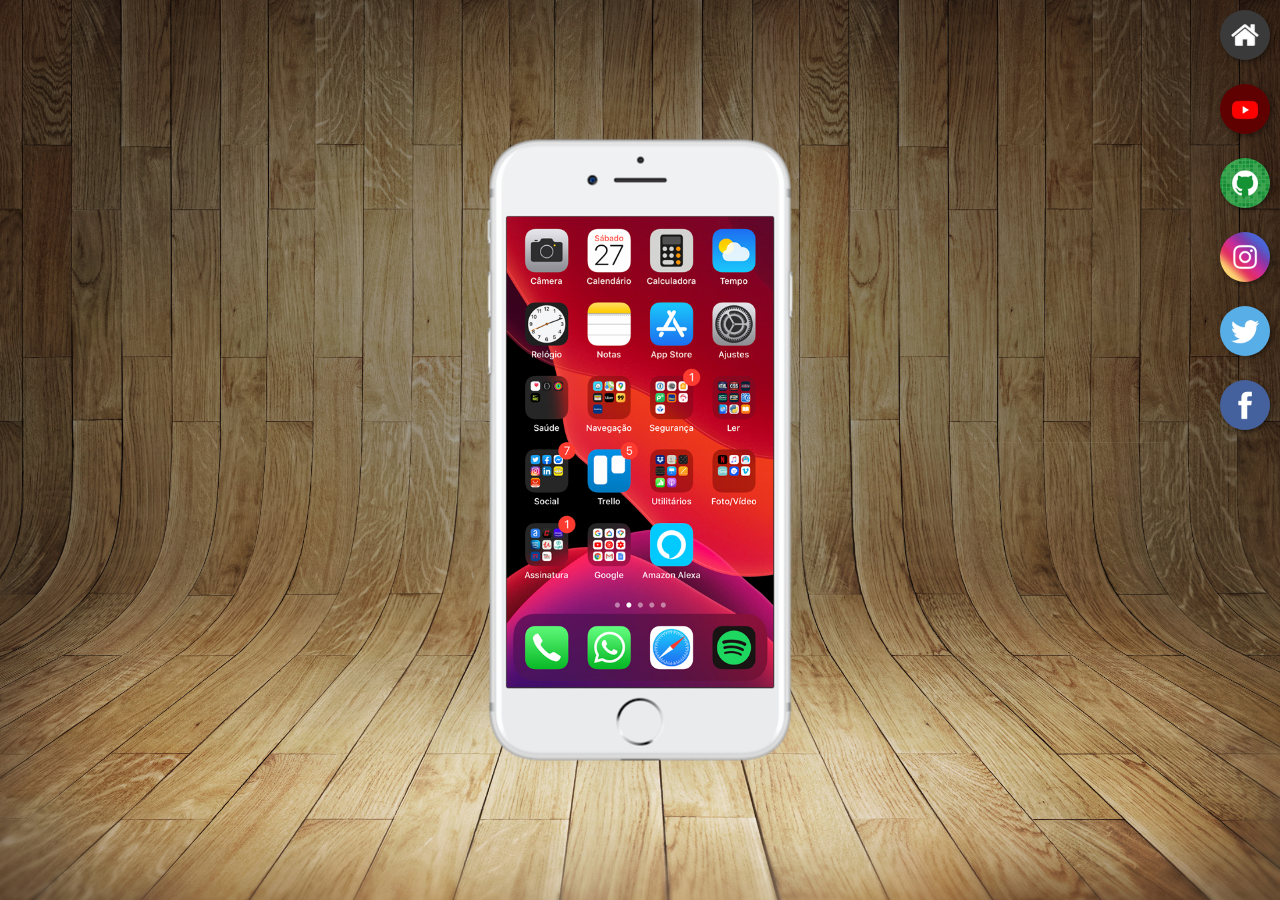
<file: index.html>
<!DOCTYPE html>
<html lang="pt-br">
<head>
    <meta charset="UTF-8">
    <meta name="viewport" content="width=device-width, initial-scale=1.0">
    <link rel="shortcut icon" href="favicon.ico" type="image/x-icon">
    <title>Projetos Redes Sociais</title>
    <link rel="stylesheet" href="style.css">
</head>
<body>
   <main>
    <section id="telefone">
        <iframe src="home.html" name="tela" id="tela" frameborder="0">
            Seu navegador não é compativel com isso
        </iframe>
    </section>
    <section id="redes-sociais">
        <a href="home.html" target="tela"><img src="imagens/logo-home.jpg" alt="Home"></a><br>
        <a href="youtube.html" target="tela"><img src="imagens/logo-youtube.jpg" alt="Youtube"></a><br>
        <a href="gitrub.html" target="tela"><img src="imagens/logo-github.jpg" alt="github"></a><br>
        <a href="instagram.html" target="tela"><img src="imagens/logo-instagram.jpg" alt="instagram"></a><br>
        <a href="twitter.html" target="tela"><img src="imagens/logo-twitter.jpg" alt="twitter"></a><br>
        <a href="facebook.html" target="tela"><img src="imagens/logo-facebook.jpg" alt=""></a>
    </section>
   </main>
</body>
</html>
</file>
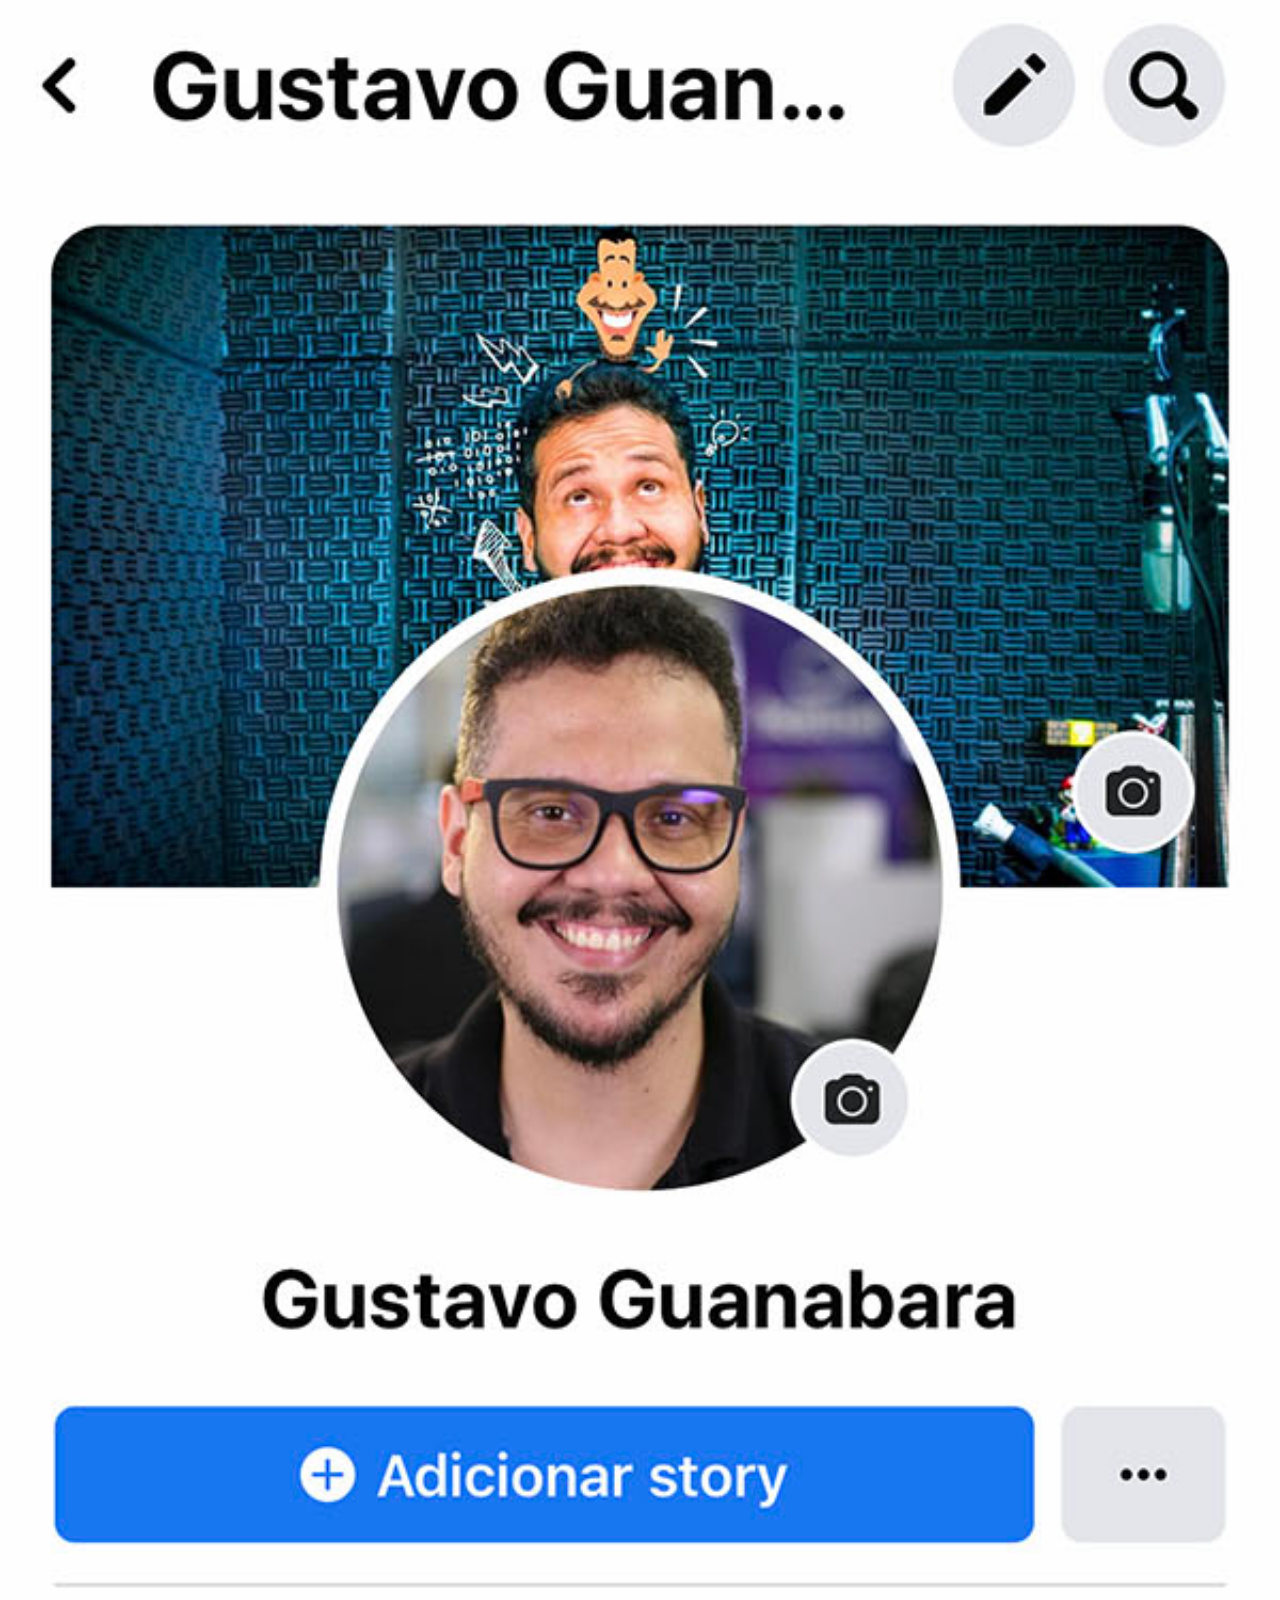
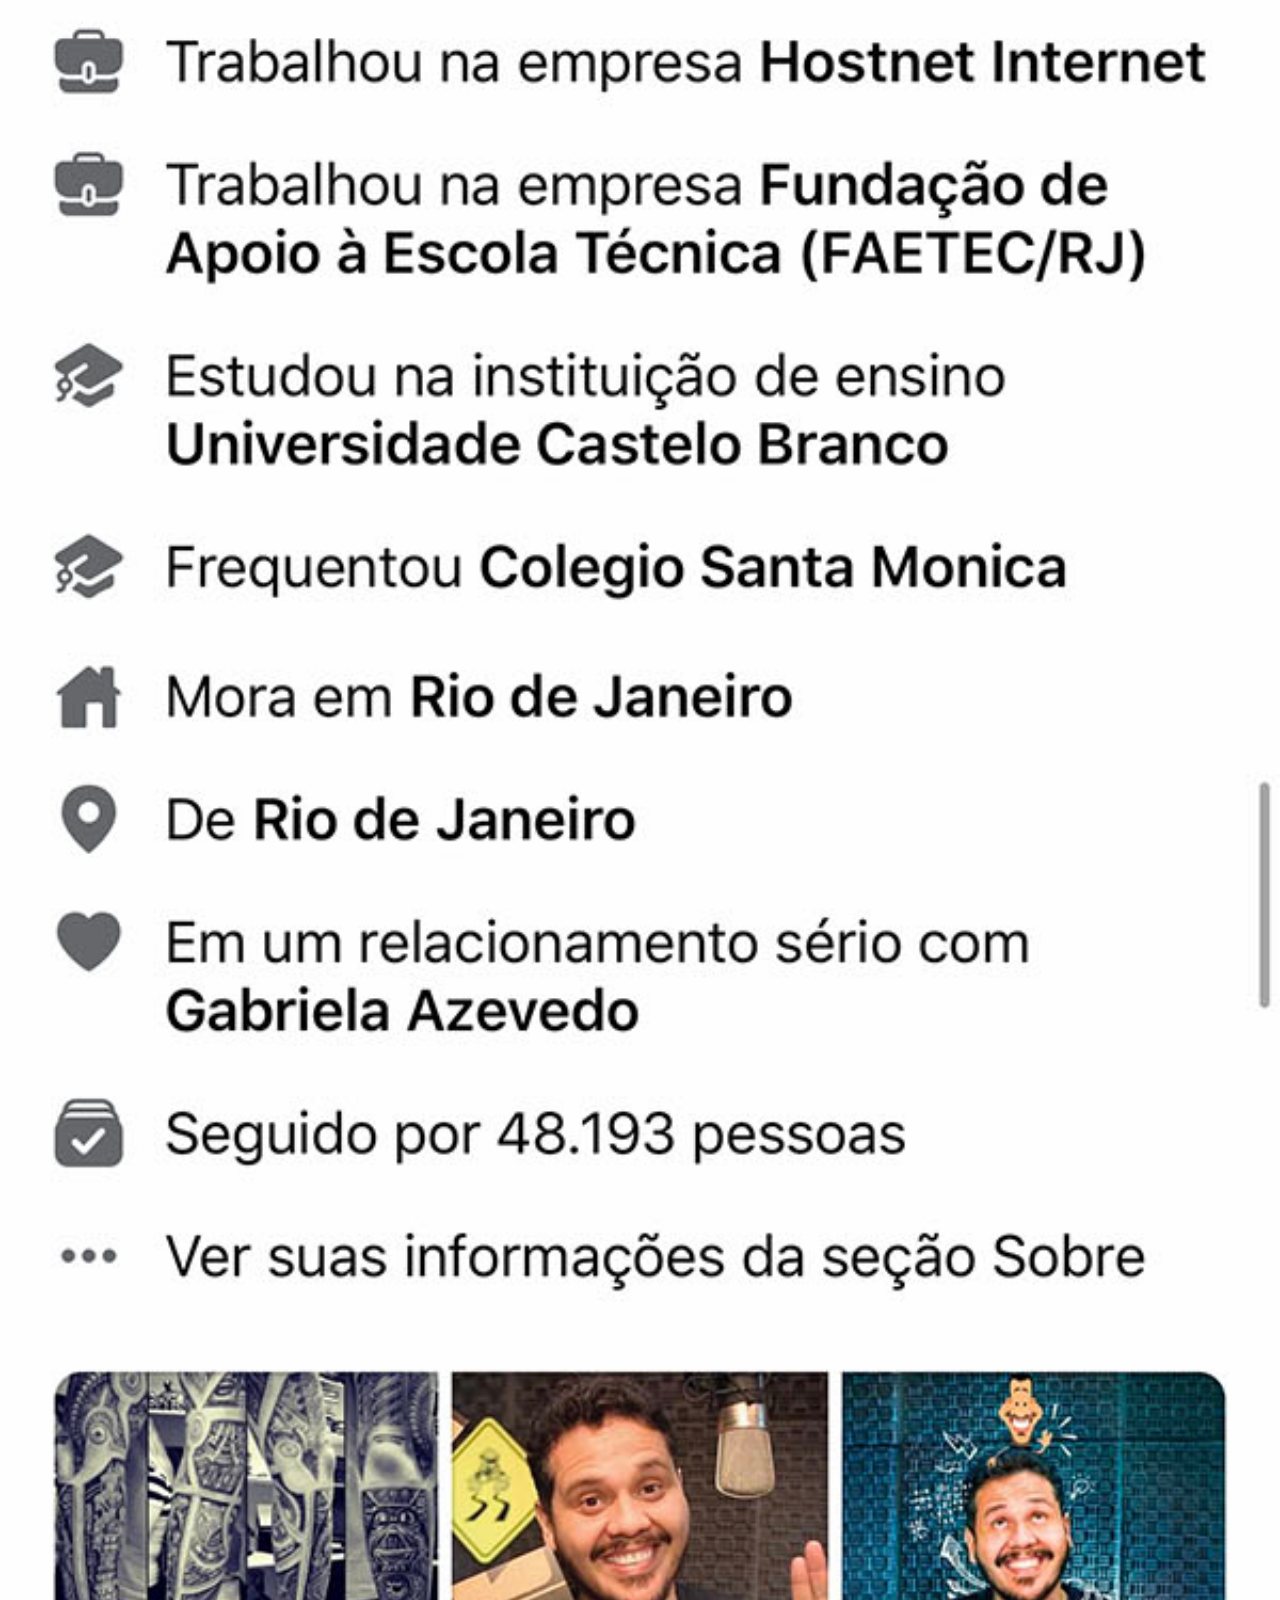
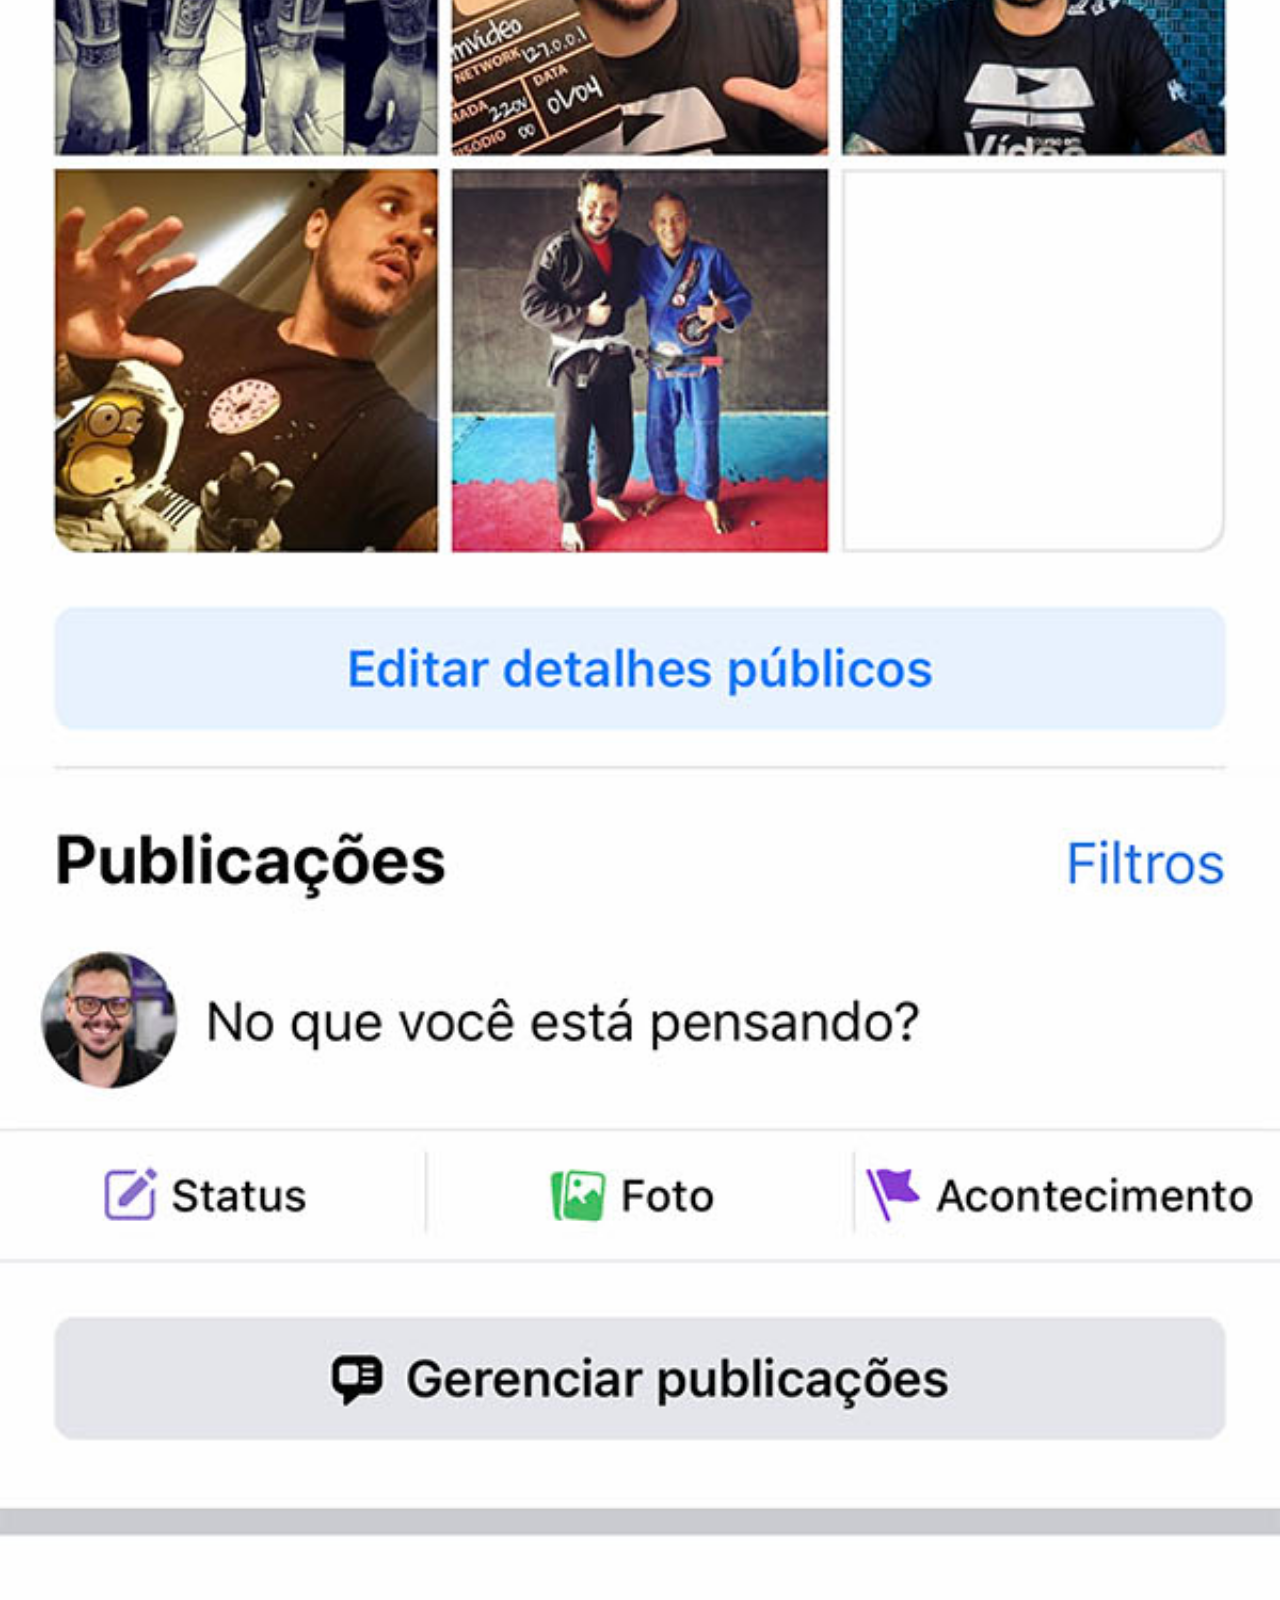
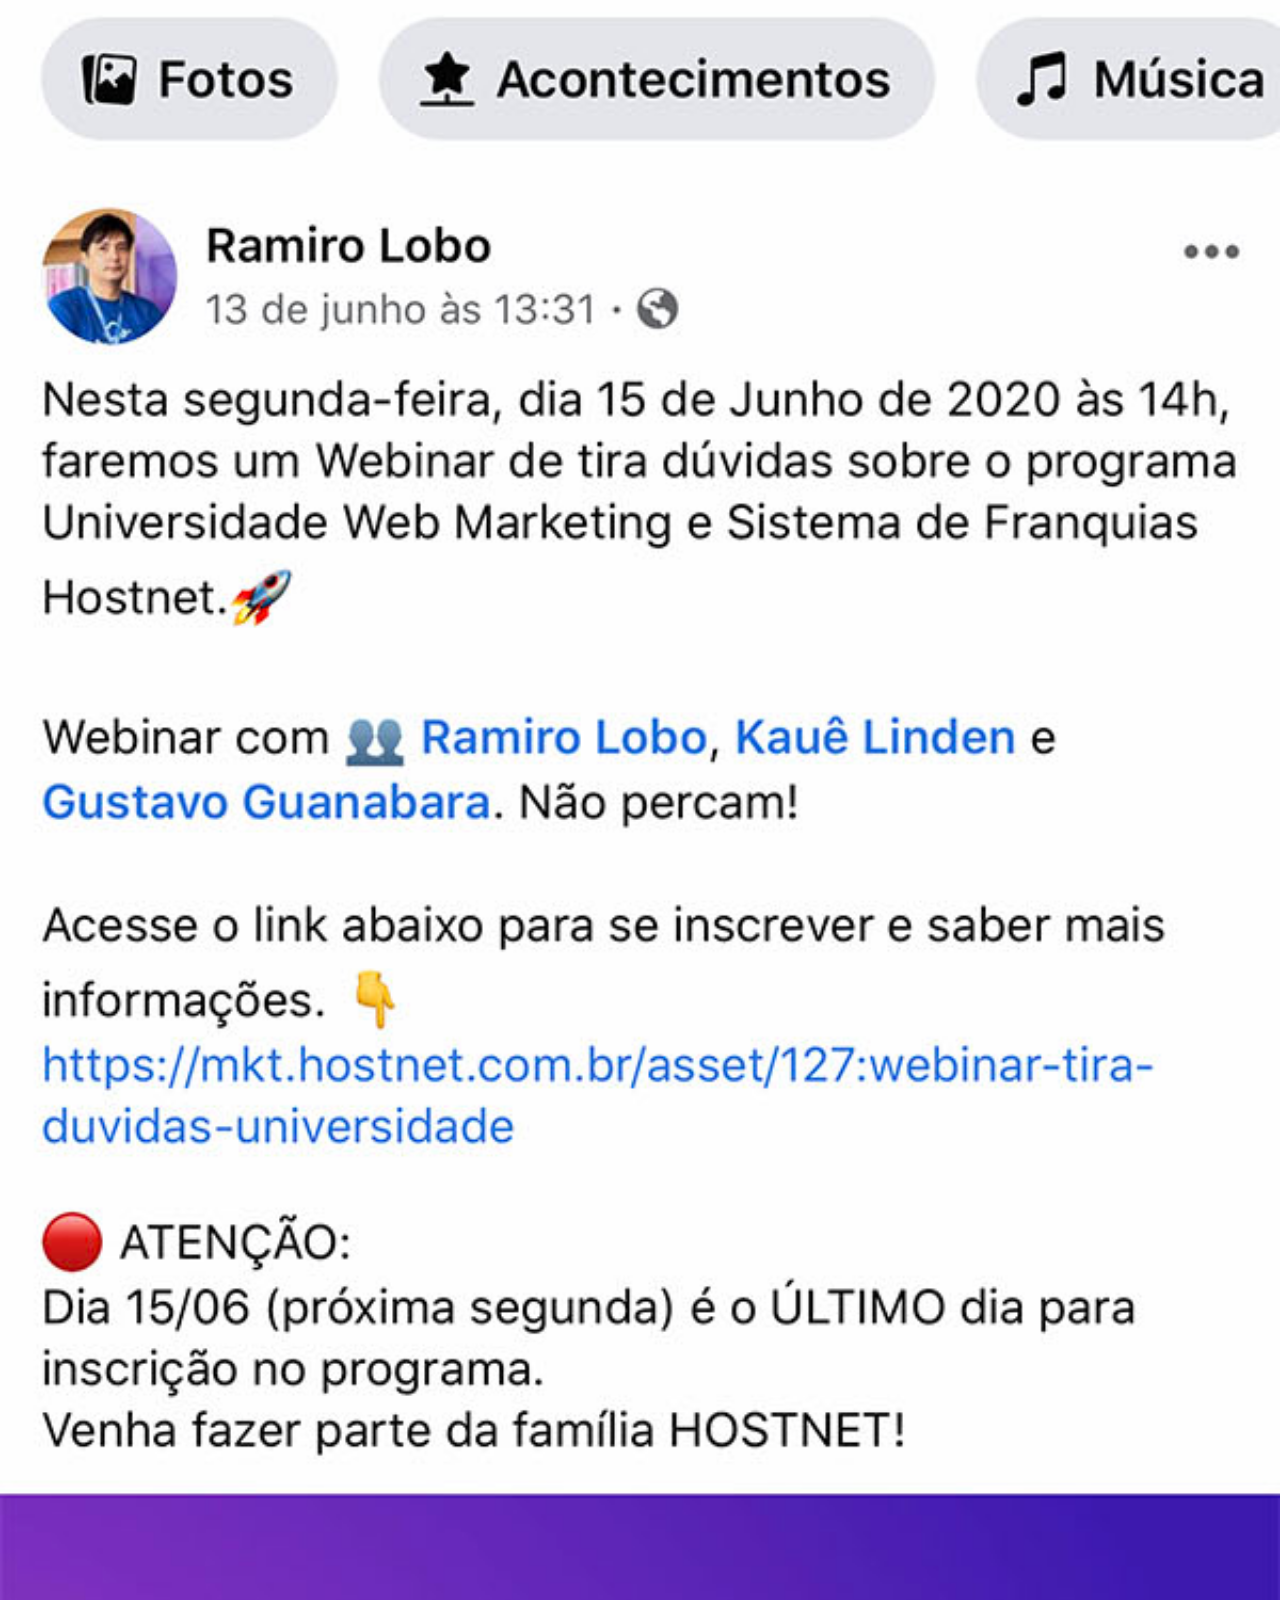
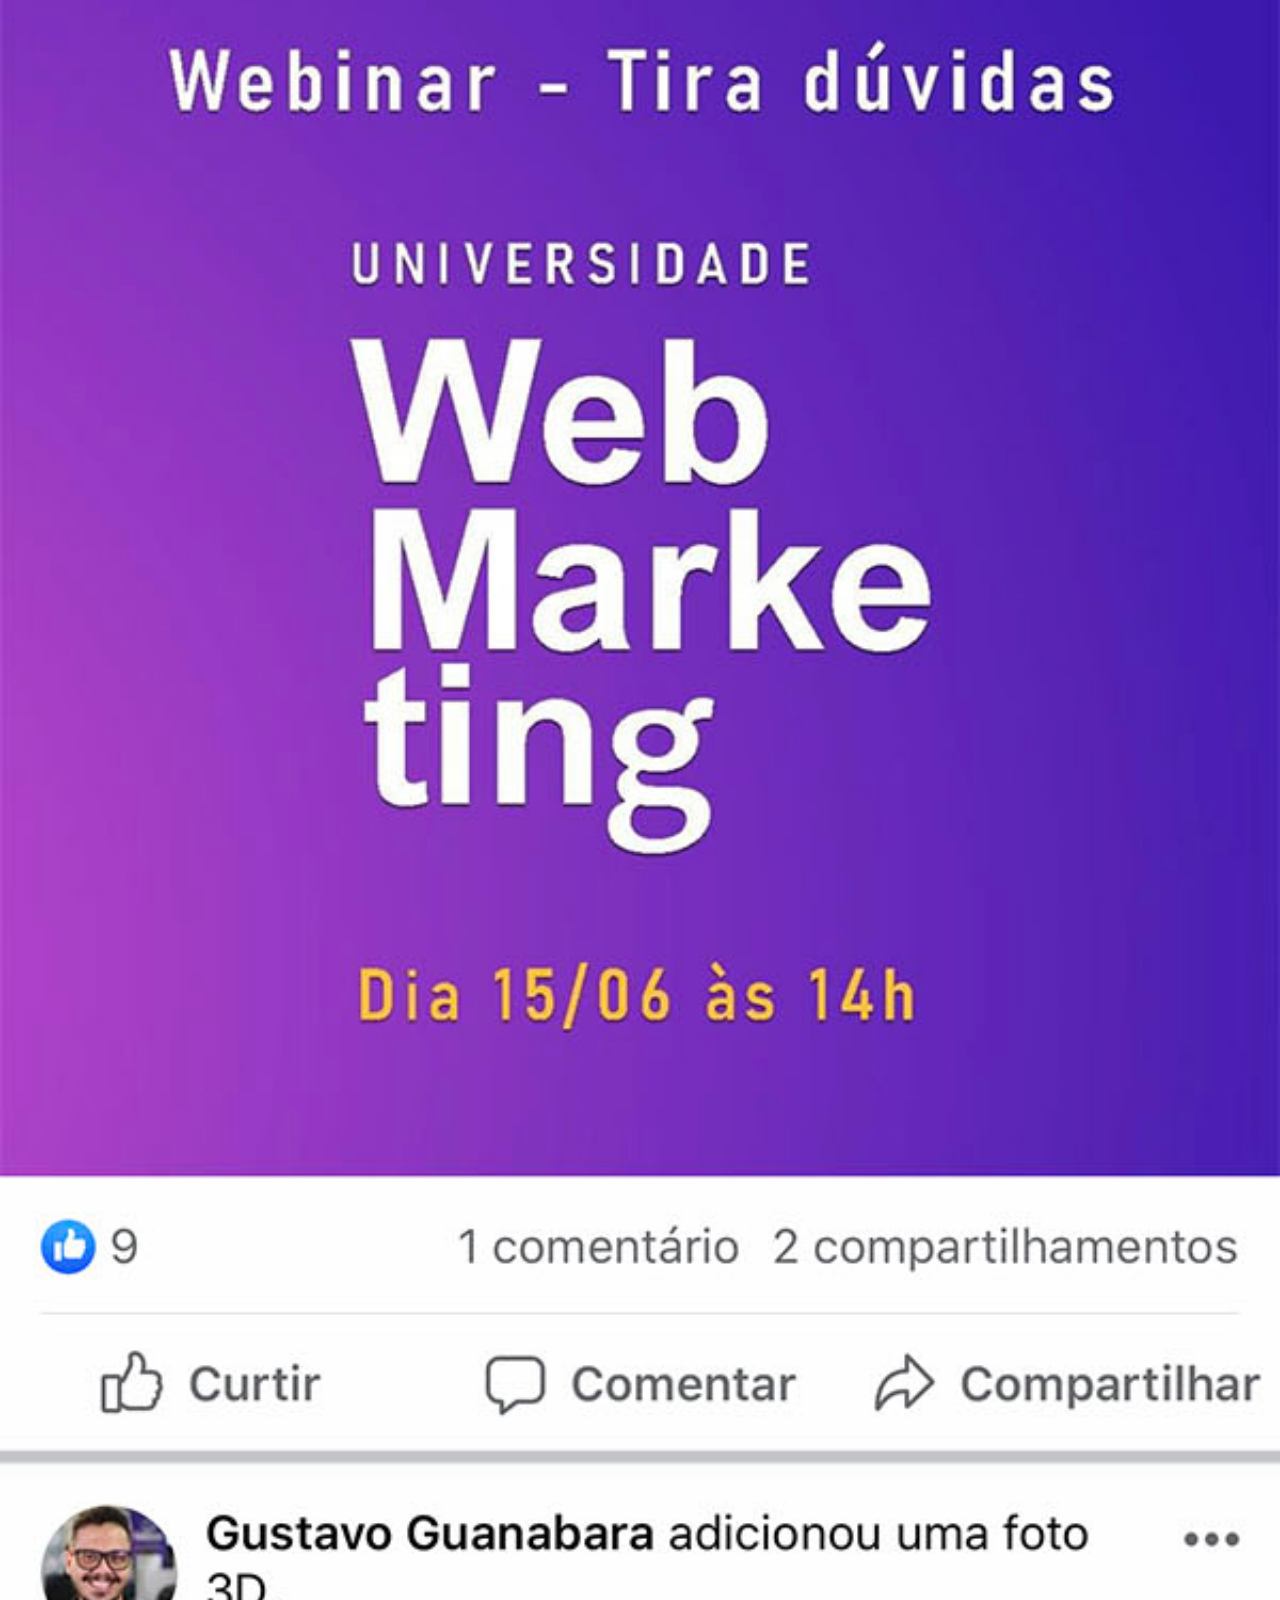
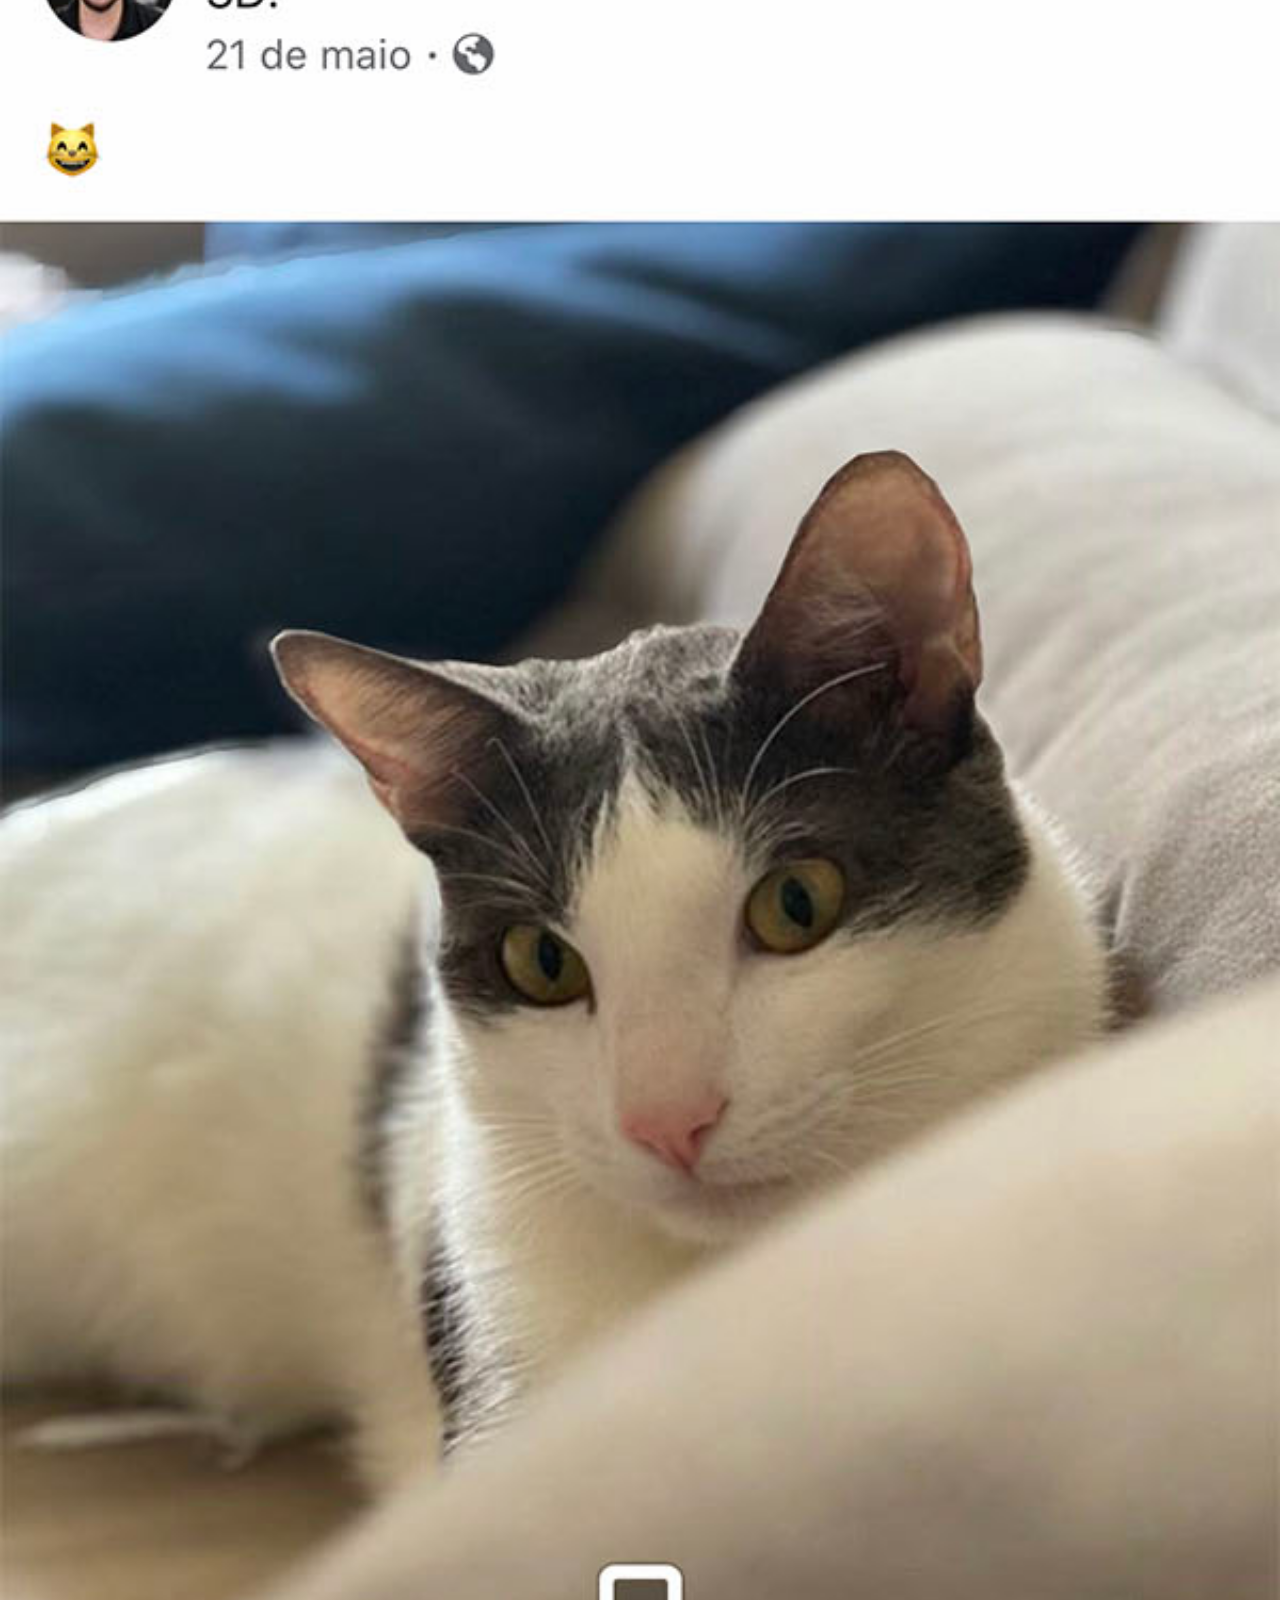
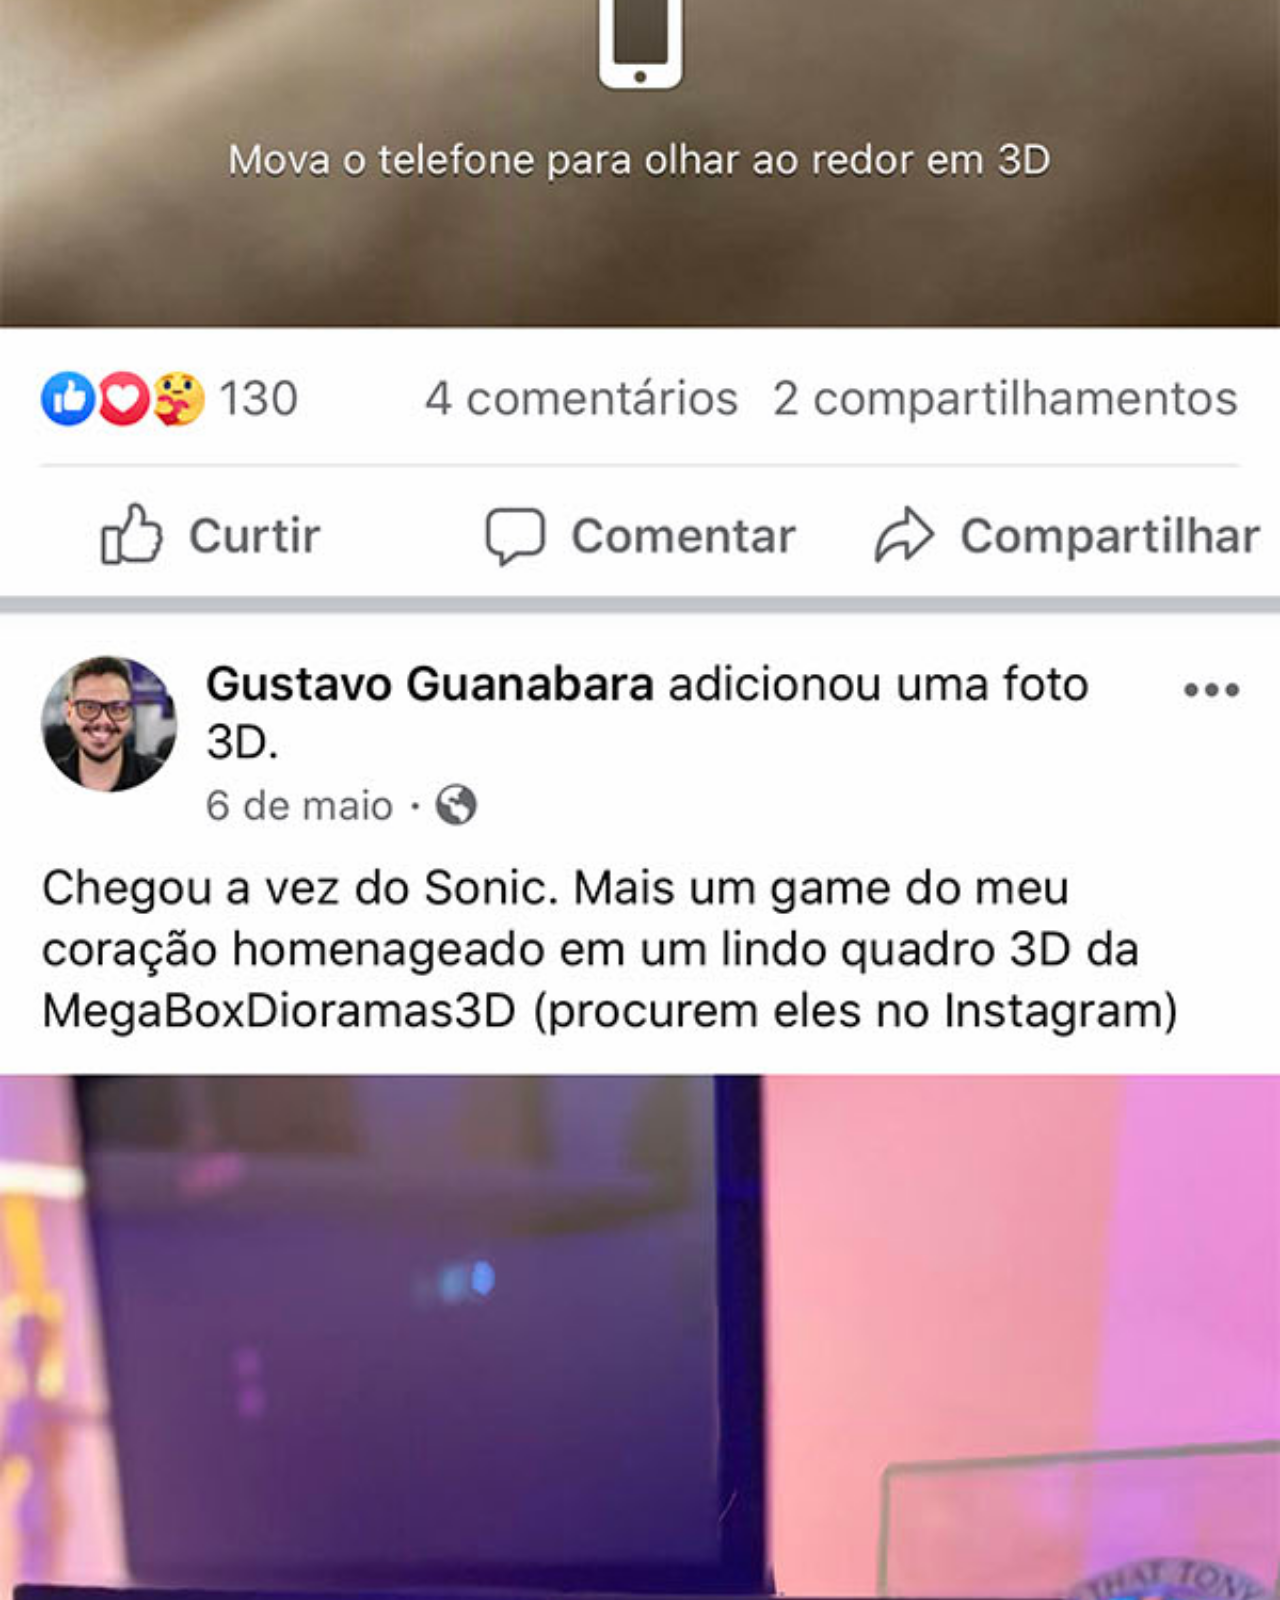
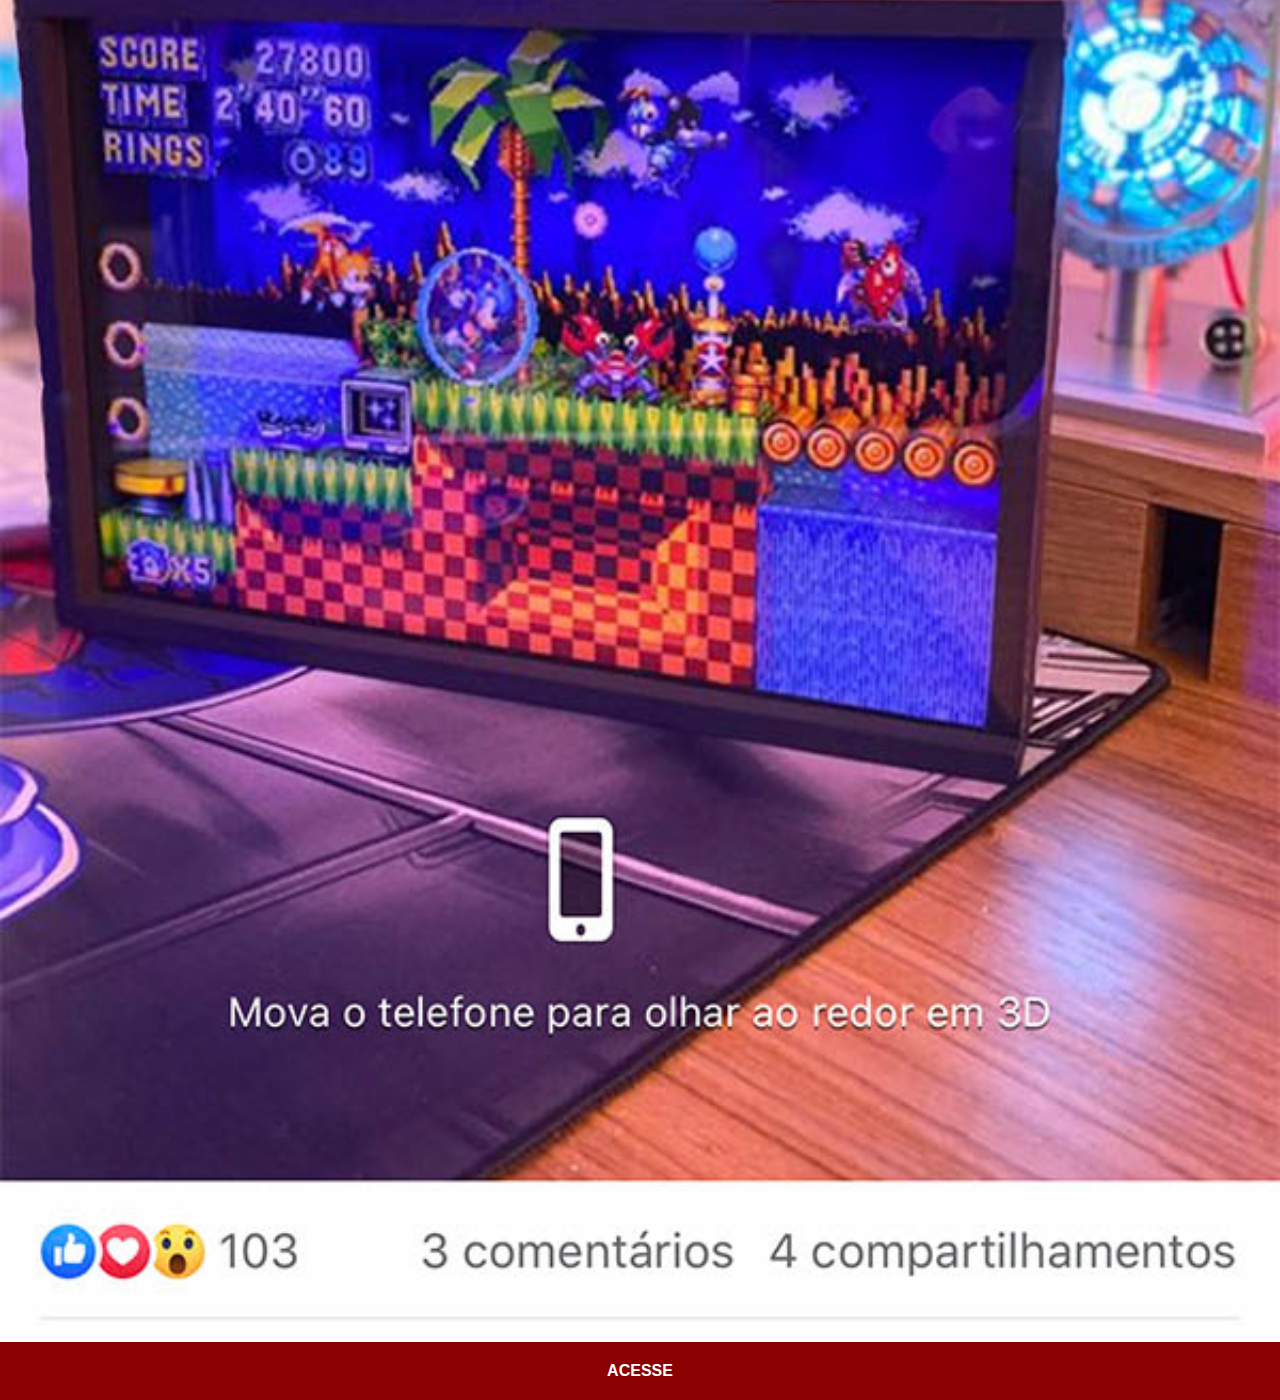
<file: facebook.html>
<!DOCTYPE html>
<html lang="pt-br">
<head>
    <meta charset="UTF-8">
    <meta name="viewport" content="width=device-width, initial-scale=1.0">
    <title>Facebook</title>
    <link rel="stylesheet" href="social.css">
</head>
<body>
    <img src="imagens/tela-facebook.jpg" alt="Facebook">
    <a href="https://www.facebook.com/gustavoguanabara" target="_blank">ACESSE</a>
</body>
</html>
</file>
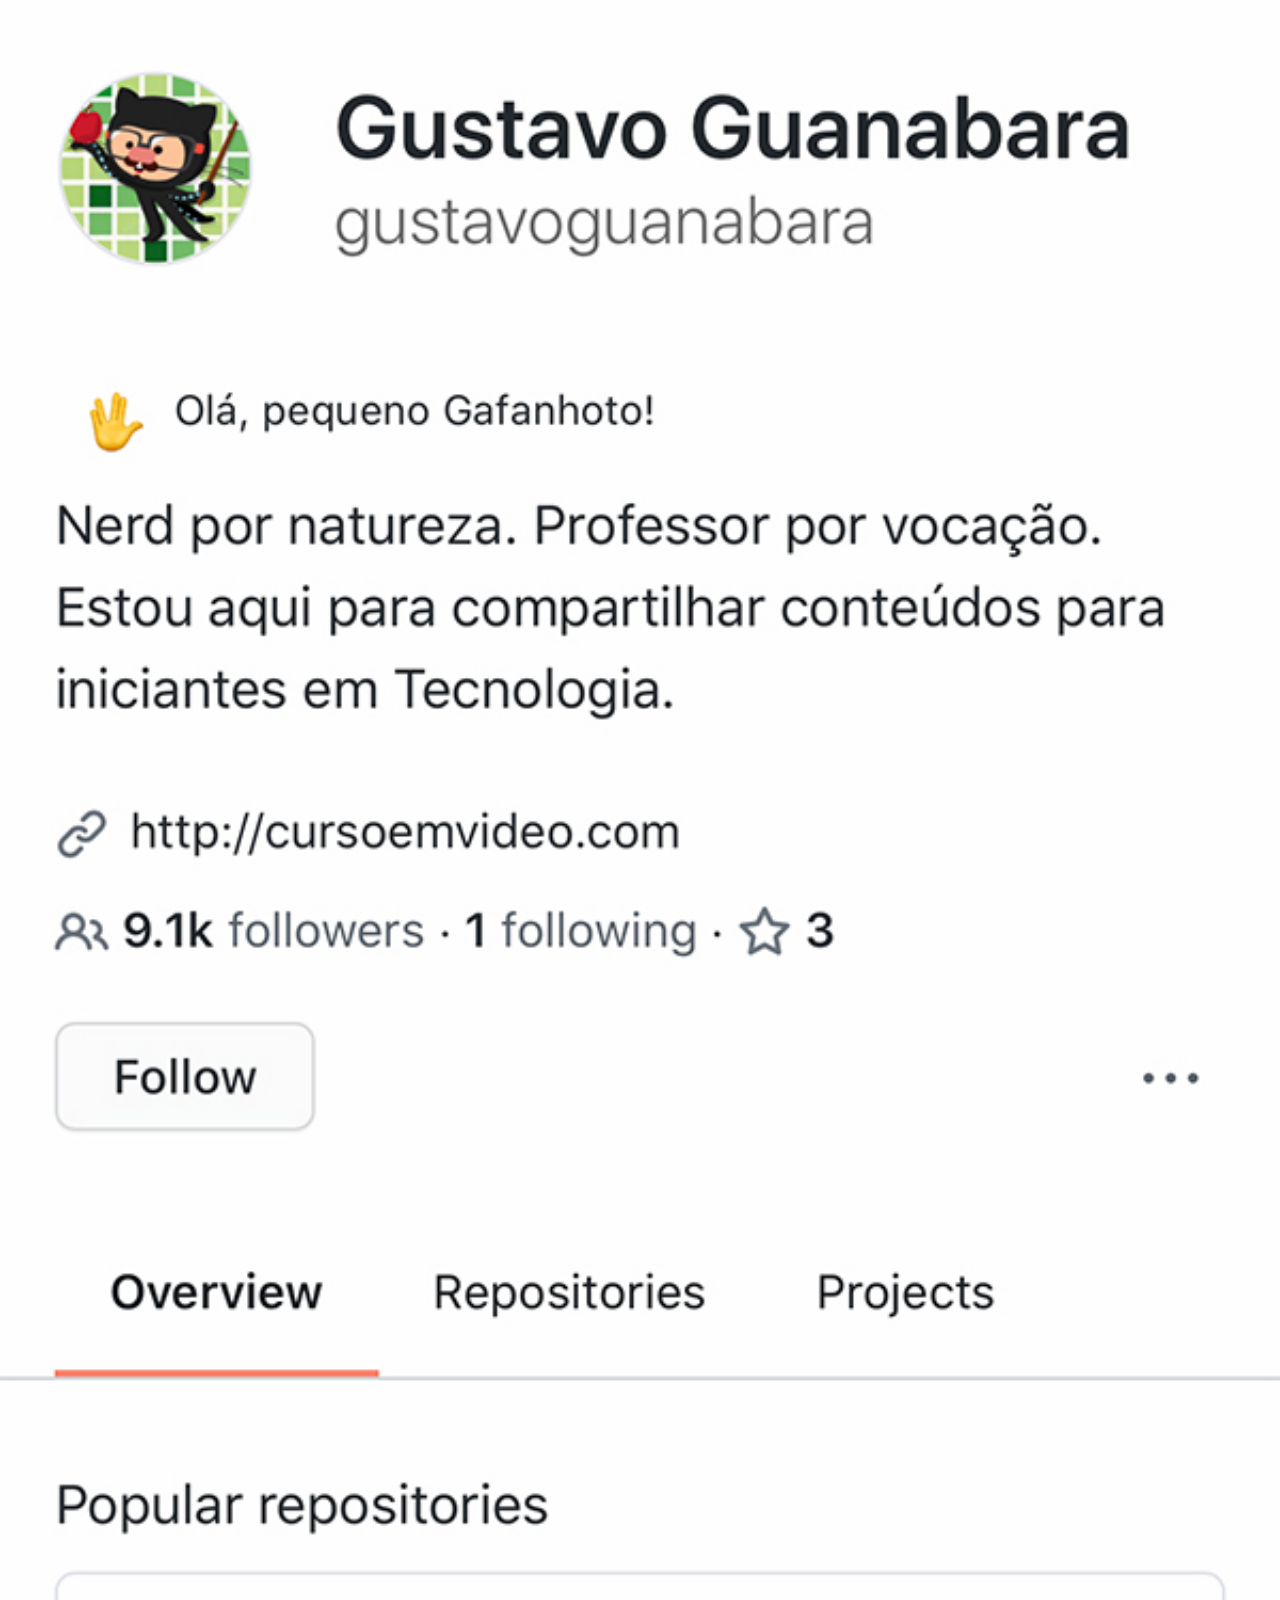
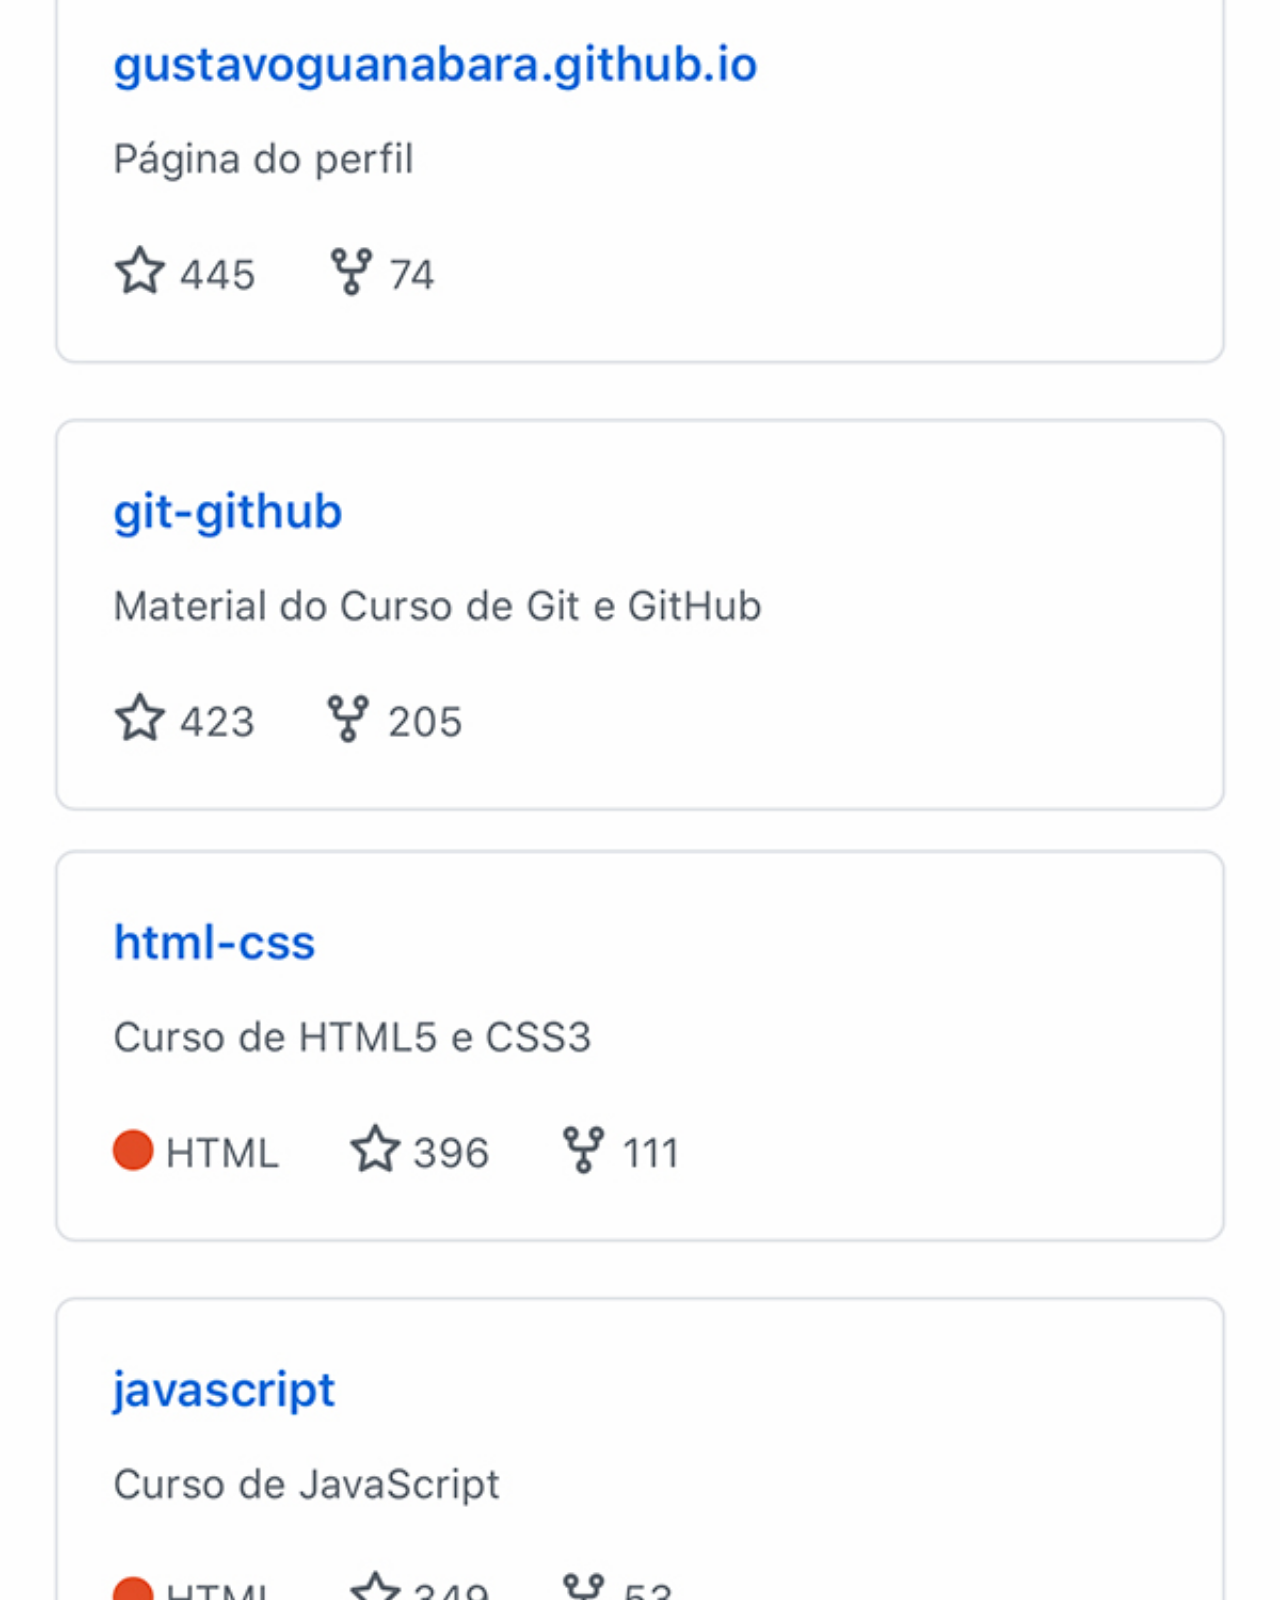
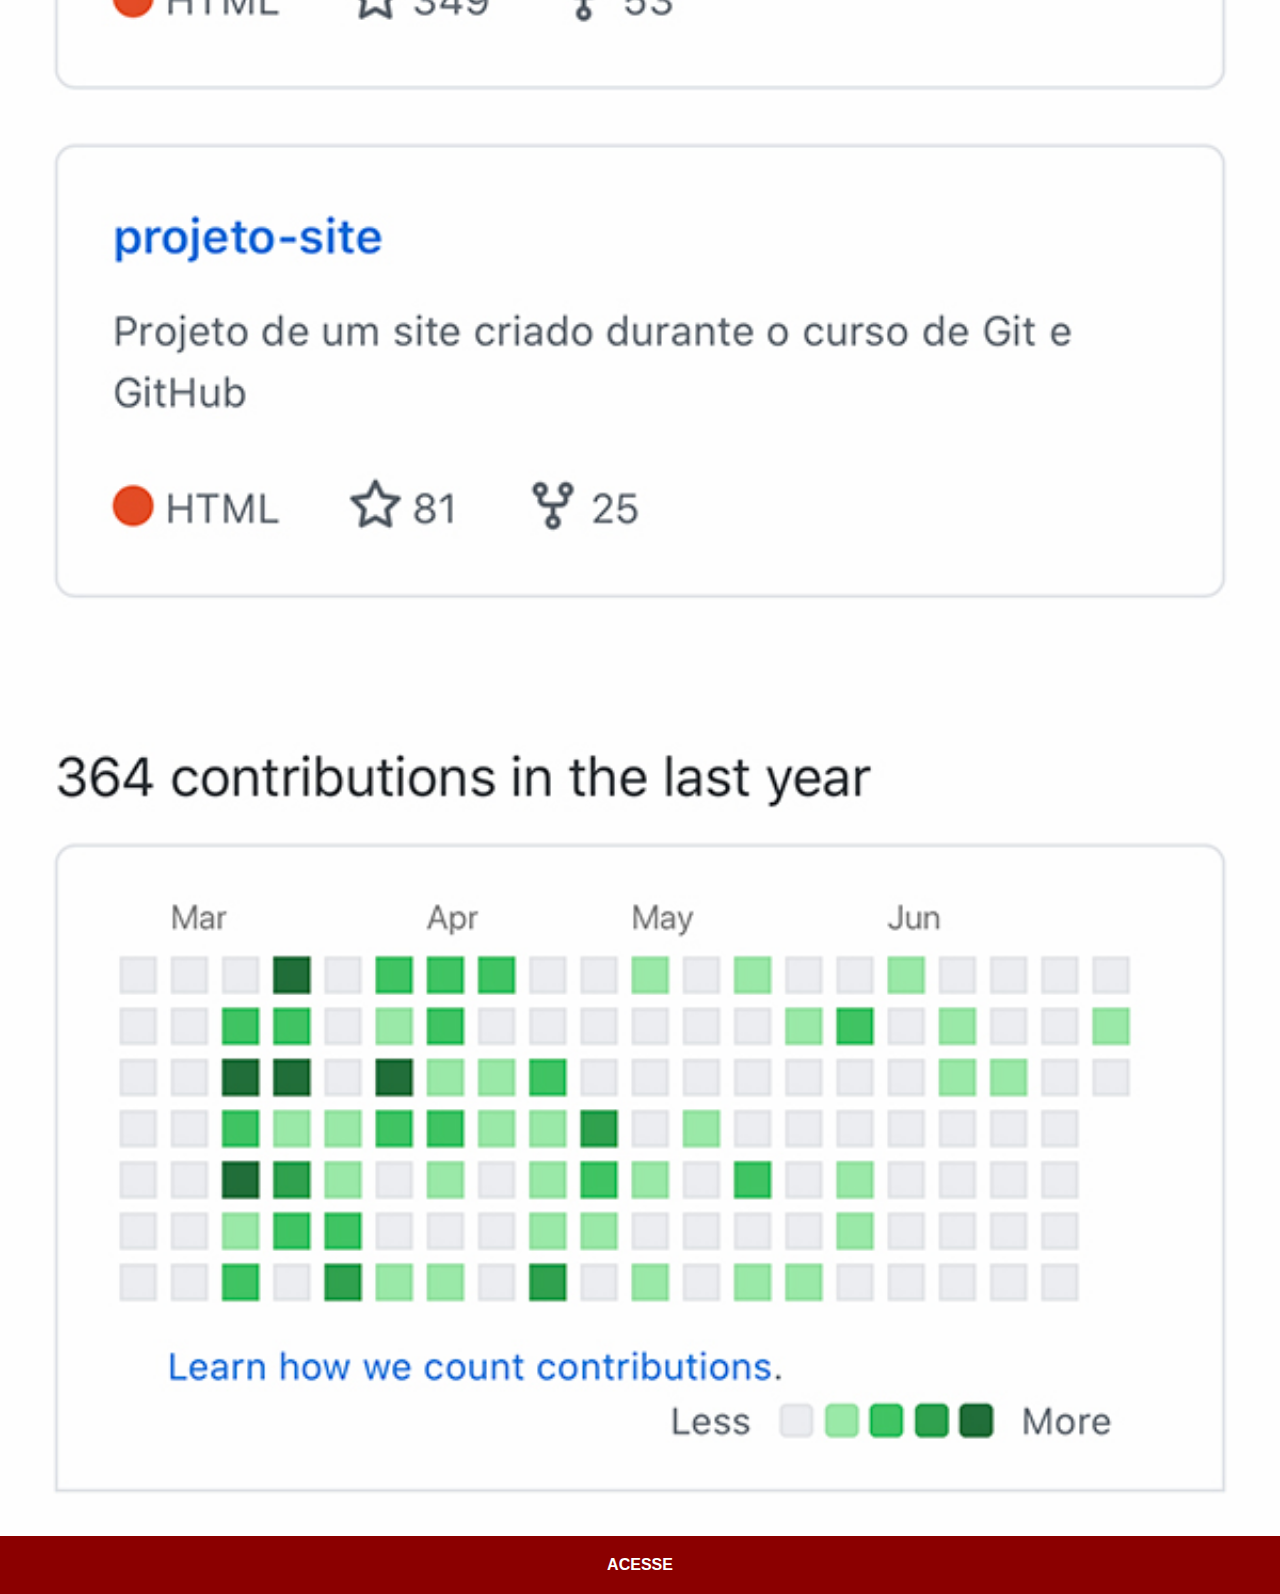
<file: gitrub.html>
<!DOCTYPE html>
<html lang="pt-br">
<head>
    <meta charset="UTF-8">
    <meta name="viewport" content="width=device-width, initial-scale=1.0">
    <title>github</title>
    <link rel="stylesheet" href="social.css">
</head>
<body>
    <img src="imagens/tela-github.jpg" alt="github">
    <a href="https://github.com/gustavoguanabara" target="_blank">ACESSE</a>
</body>
</html>
</file>
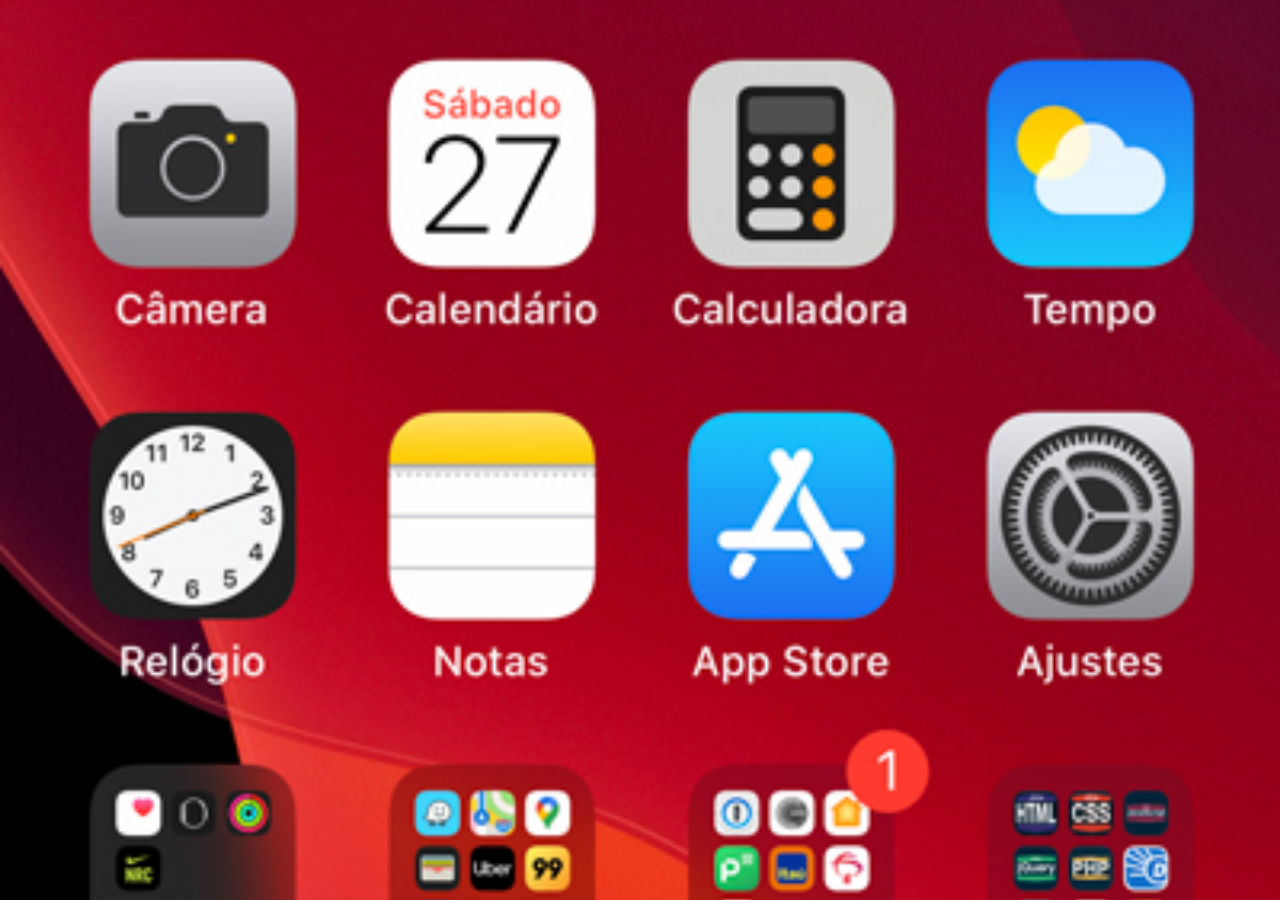
<file: home.html>
<!DOCTYPE html>
<html lang="pr-br">
<head>
    <meta charset="UTF-8">
    <meta name="viewport" content="width=device-width, initial-scale=1.0">
    <title>Home</title>
</head>
<style>
    *{
      margin: 0;
      padding: 0;  
    }

    body{
        width: 100vw;
        height: 100vh;
        background: black url(imagens/tela-home.jpg) no-repeat top center;
        background-size: cover;
    }
</style>
<body>
    
</body>
</html>
</file>
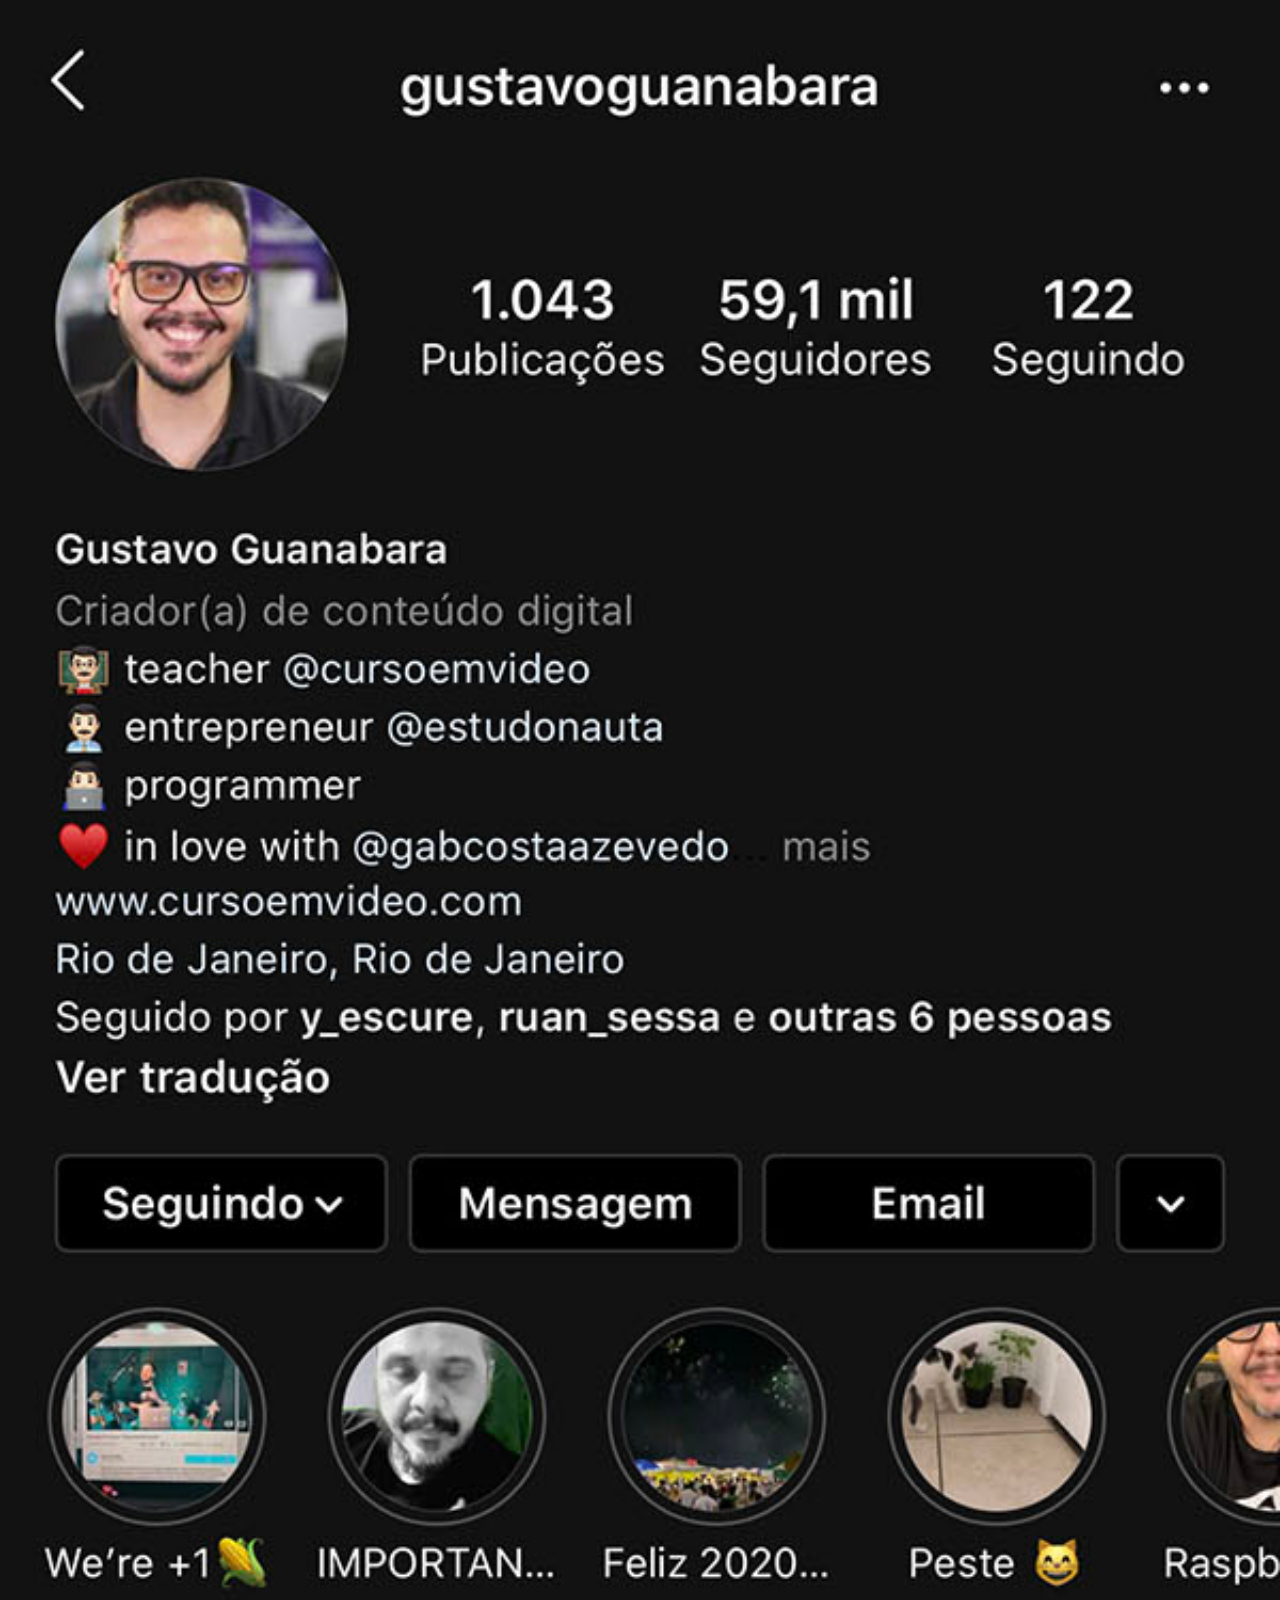
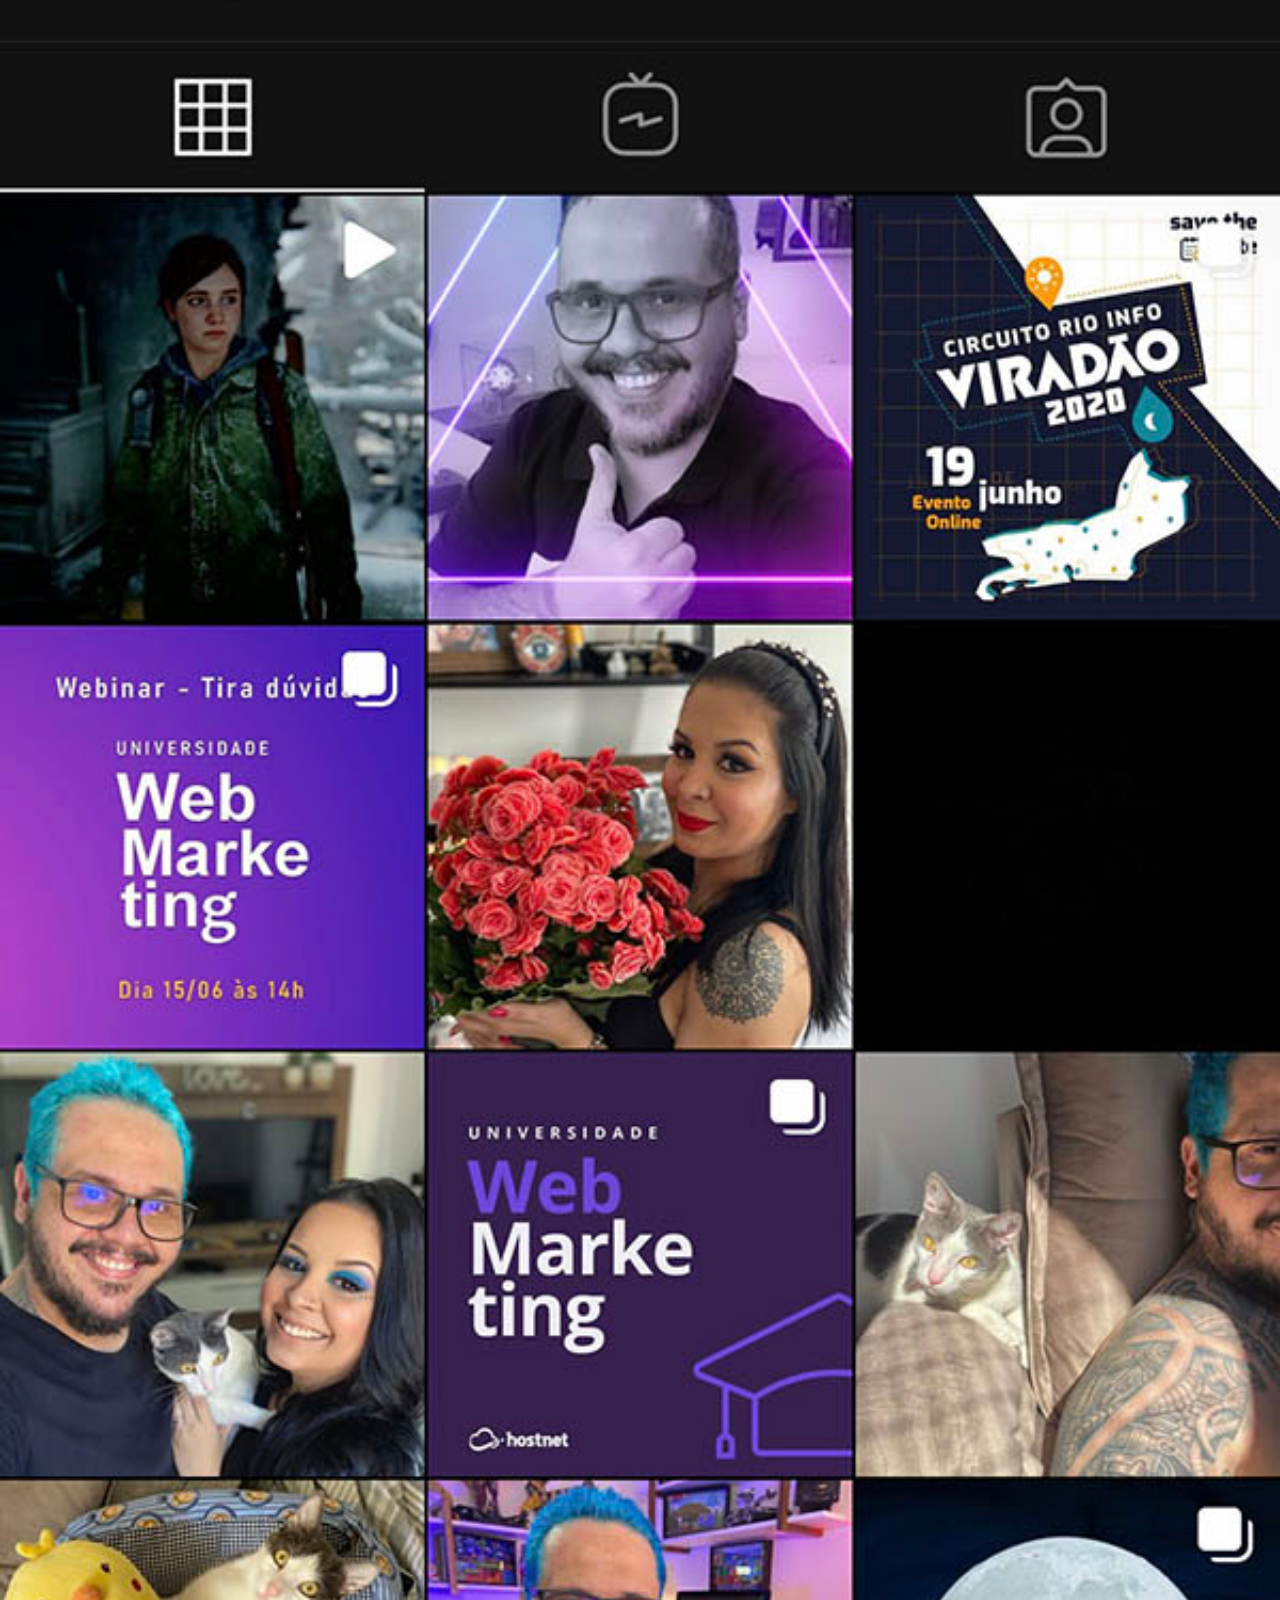
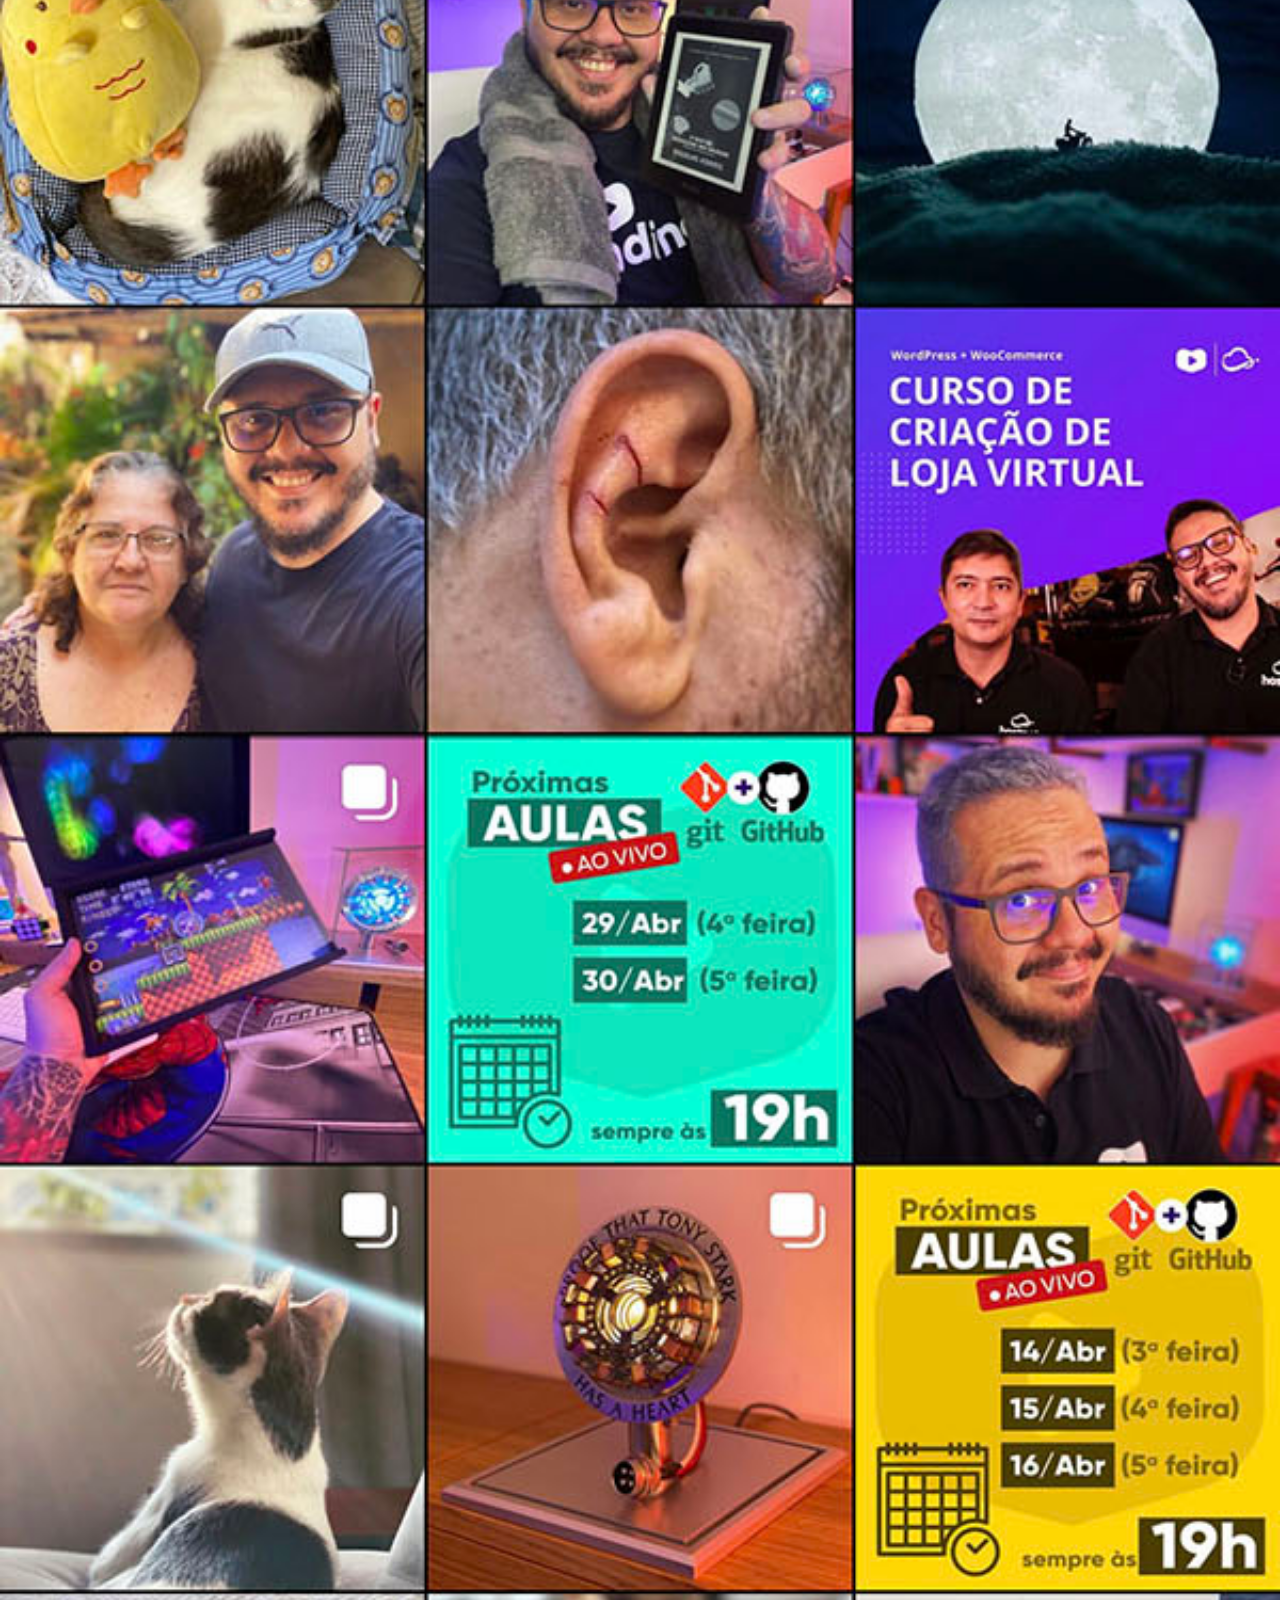
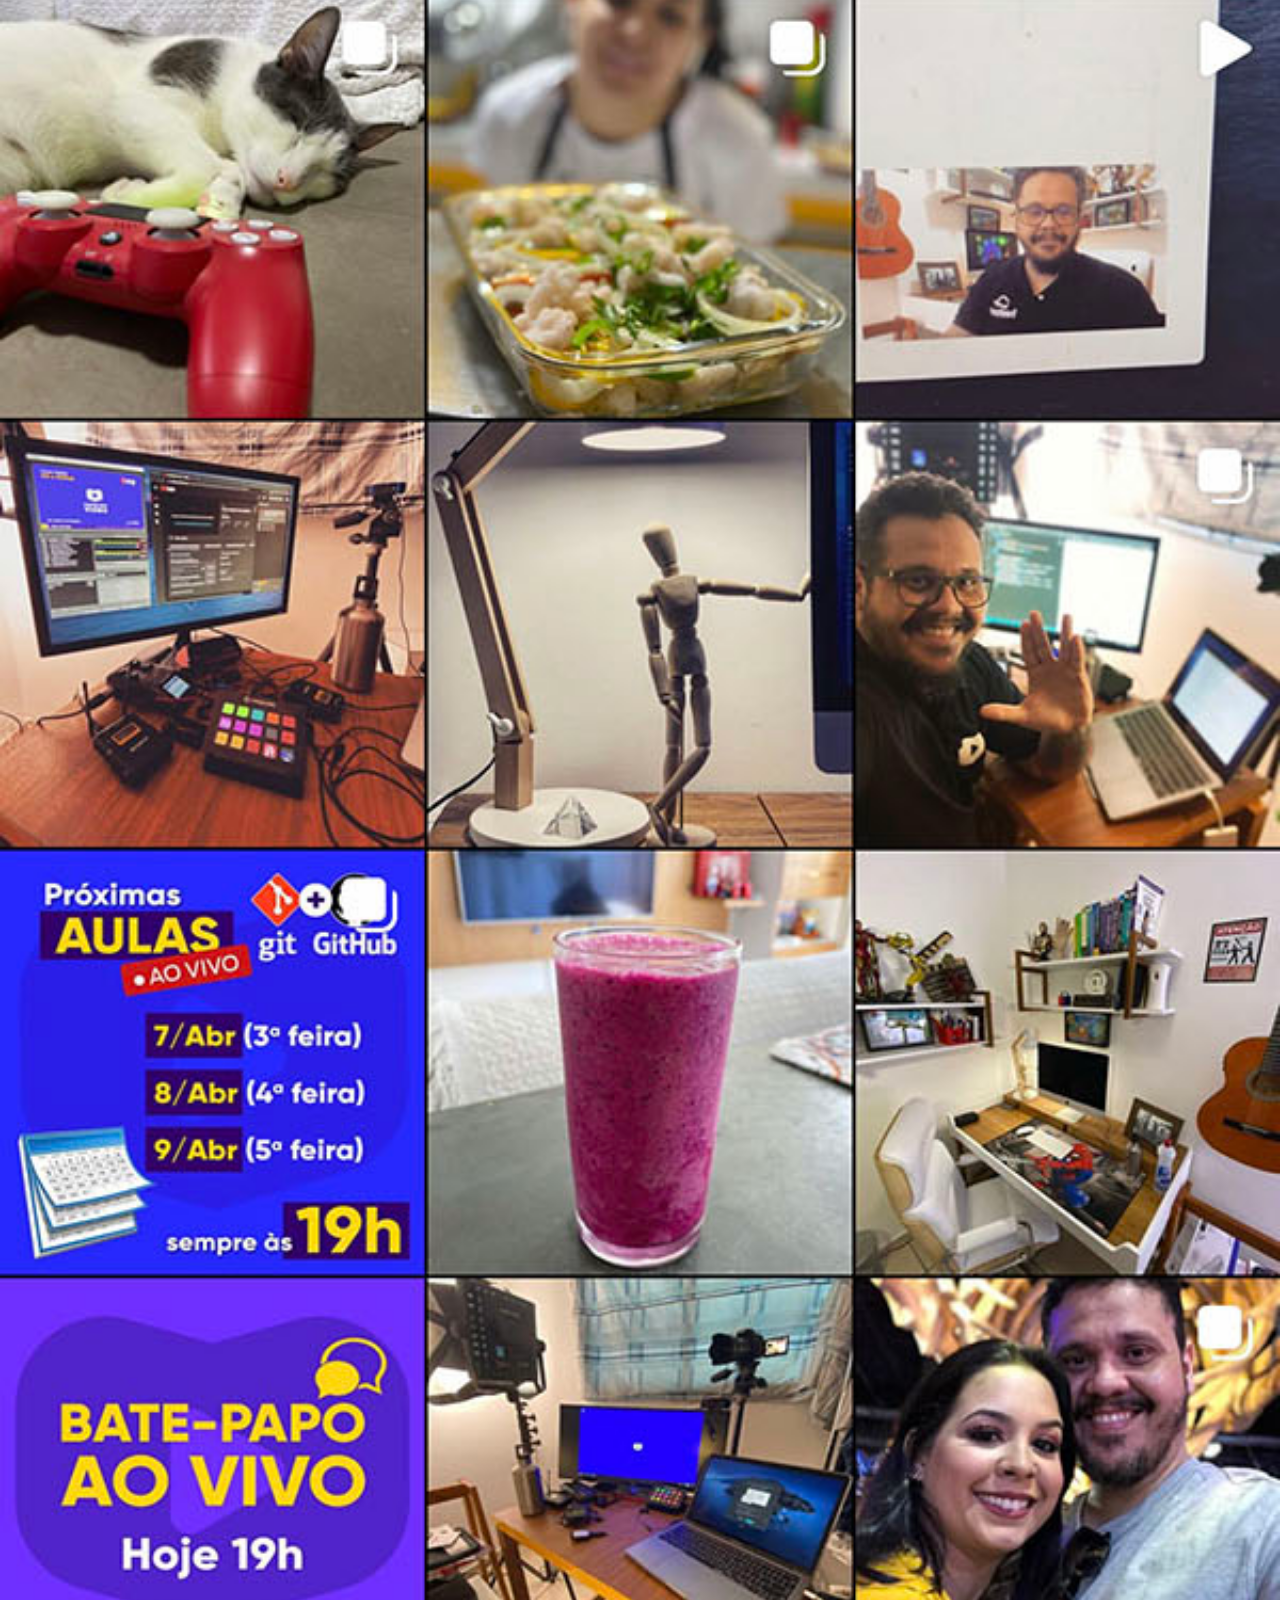
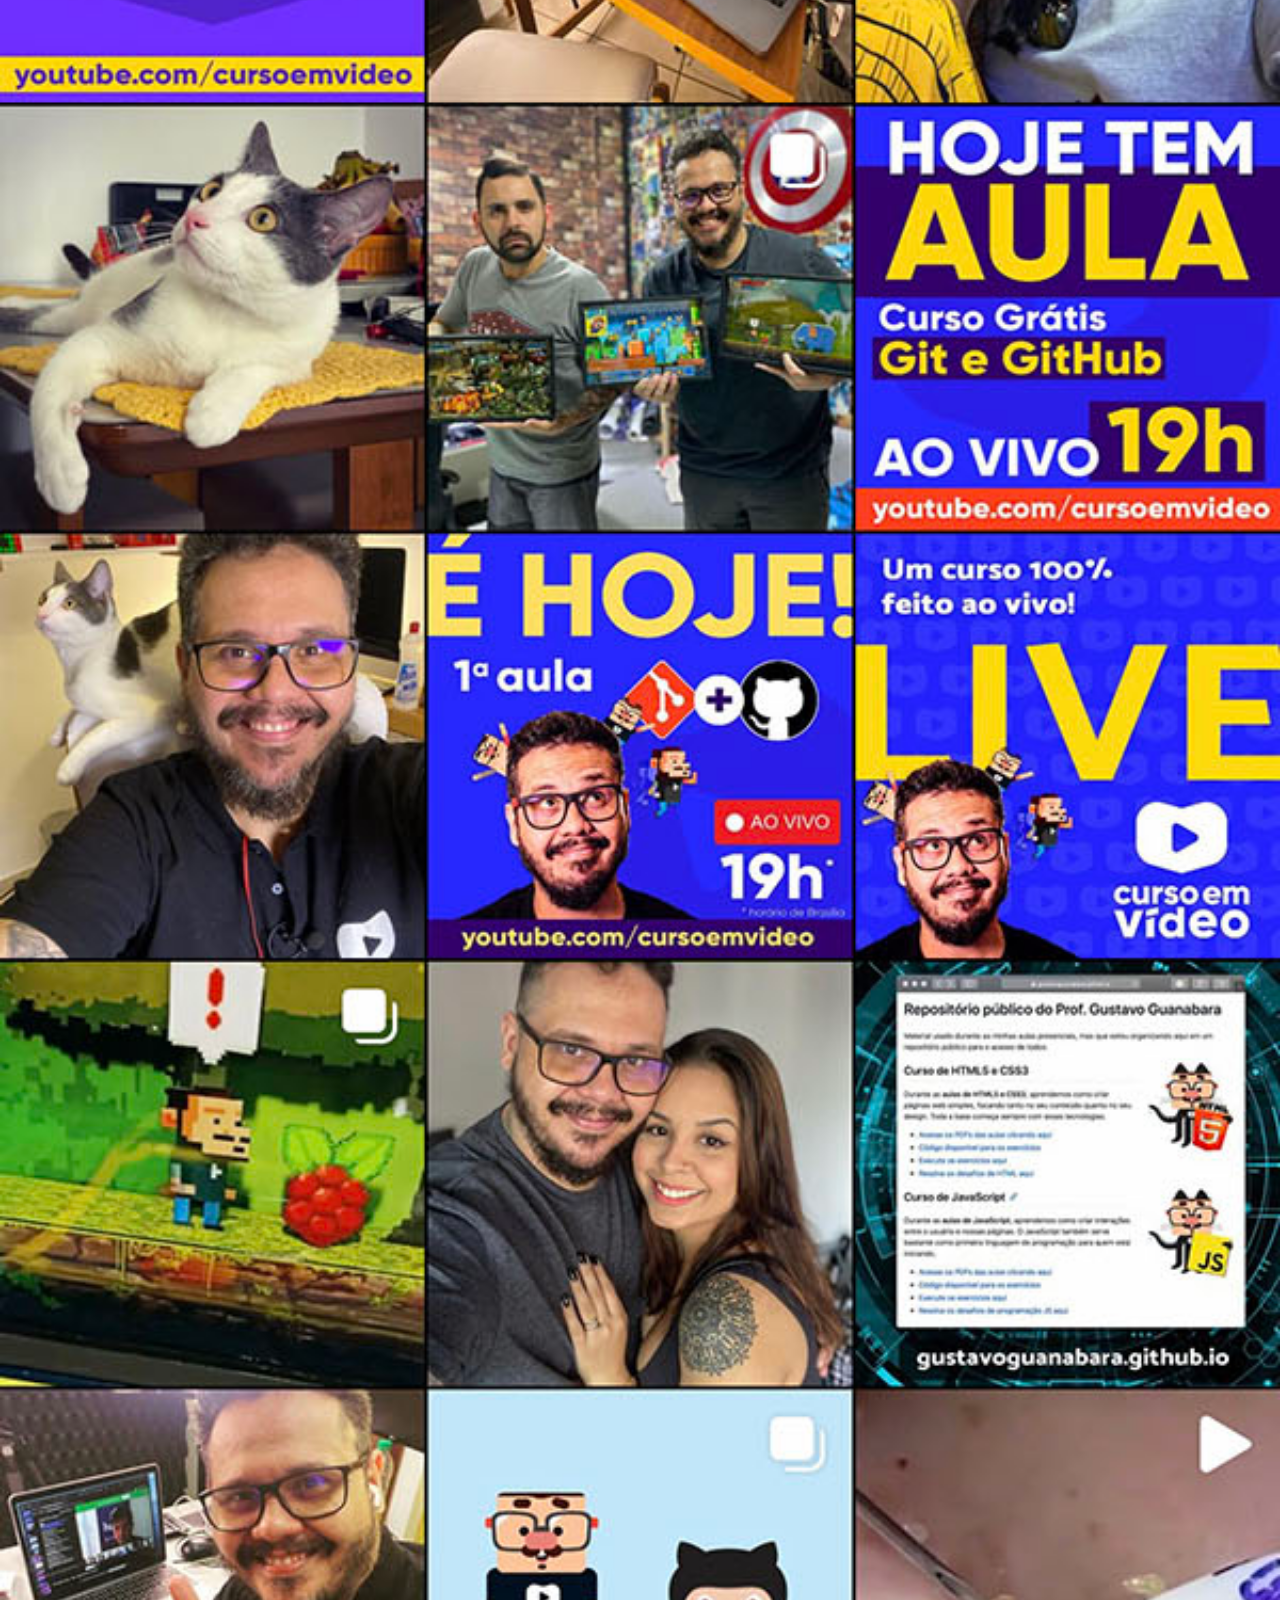
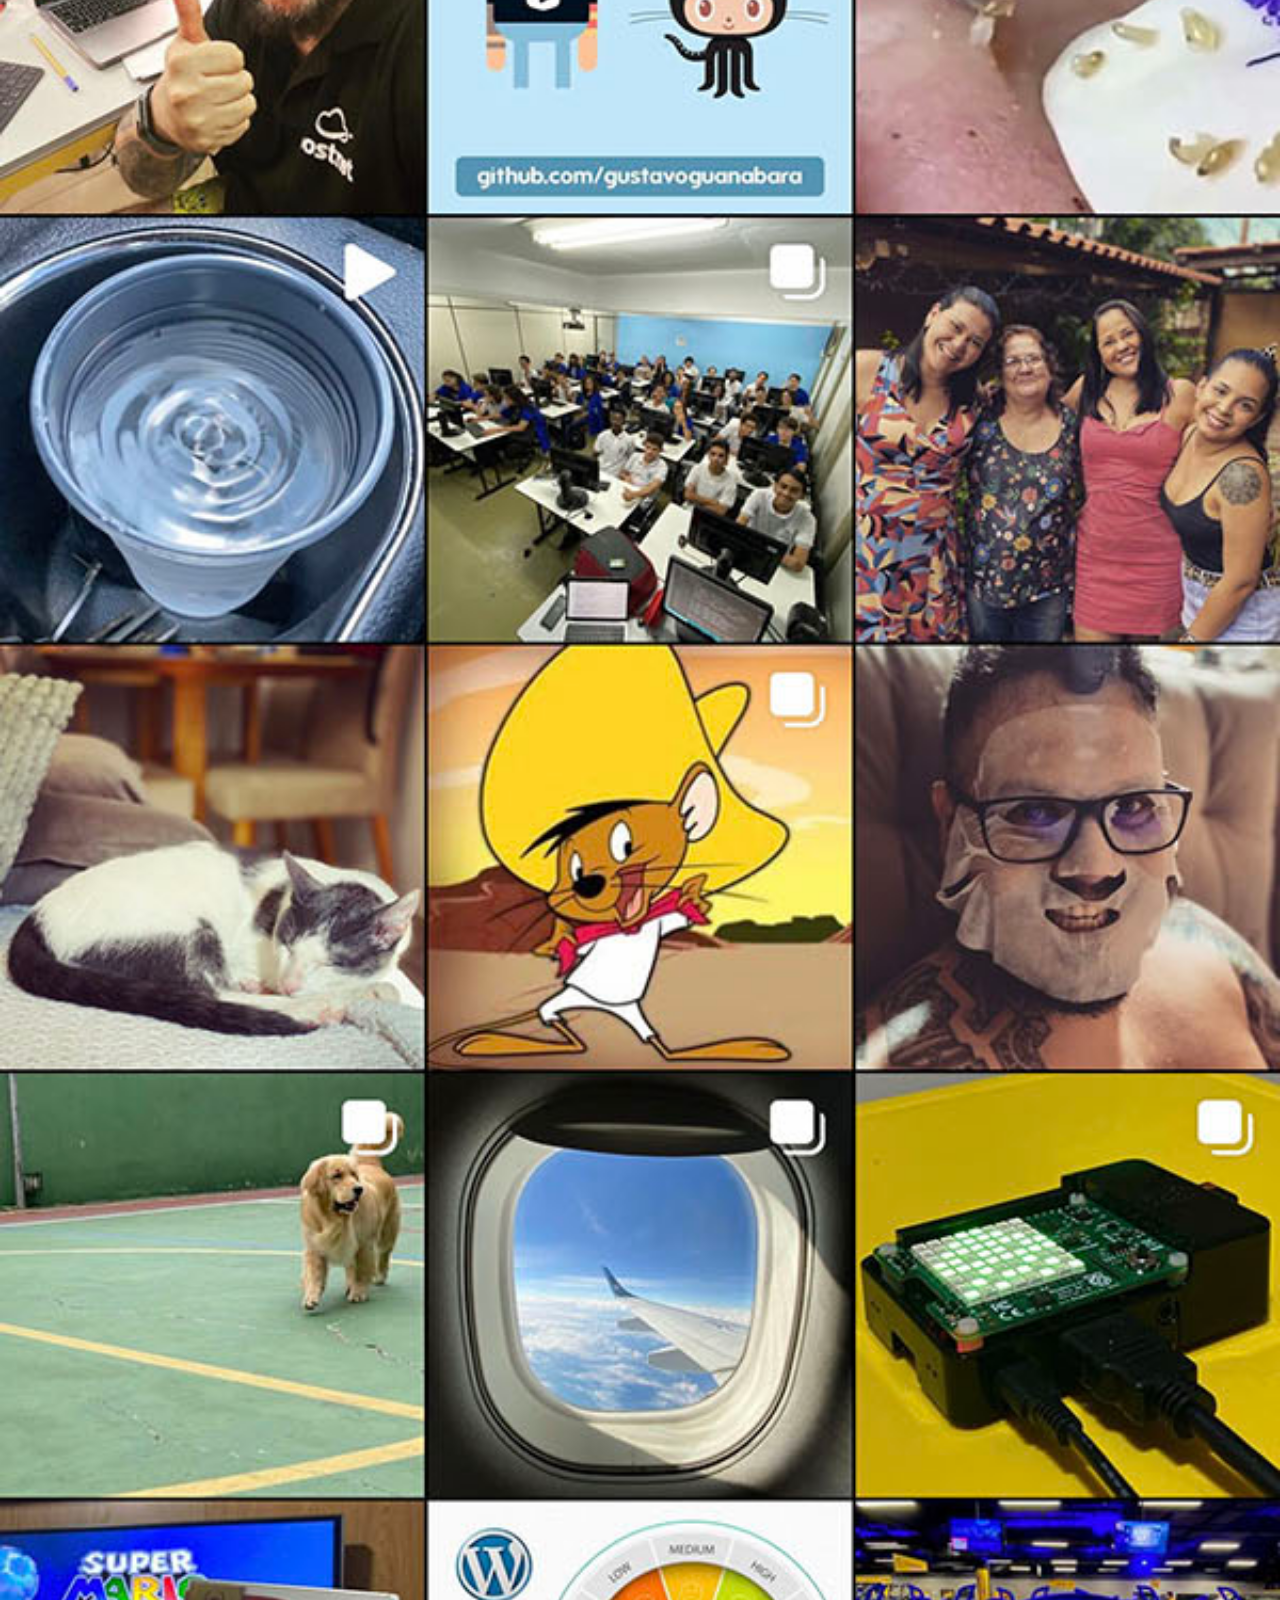
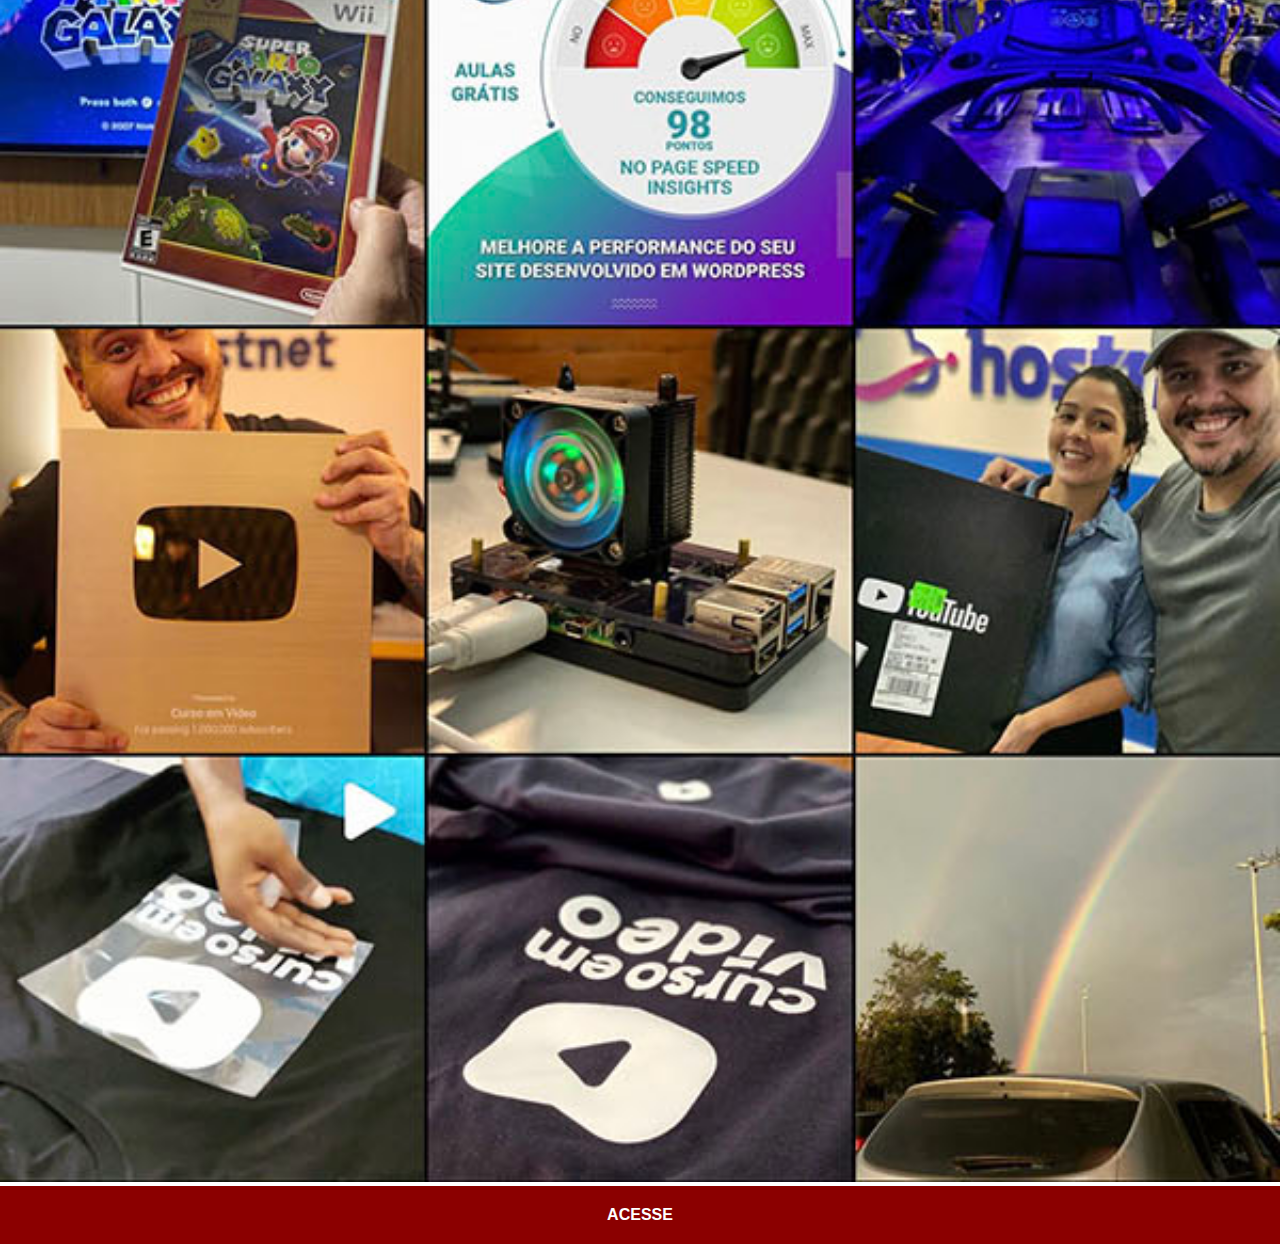
<file: instagram.html>
<!DOCTYPE html>
<html lang="pt-br">
<head>
    <meta charset="UTF-8">
    <meta name="viewport" content="width=device-width, initial-scale=1.0">
    <title>instagram</title>
    <link rel="stylesheet" href="social.css">
</head>
<body>
    <img src="imagens/tela-instagram.jpg" alt="instagram">
    <a href="https://www.instagram.com/gustavoguanabara/" target="_blank">ACESSE</a>
</body>
</html>
</file>
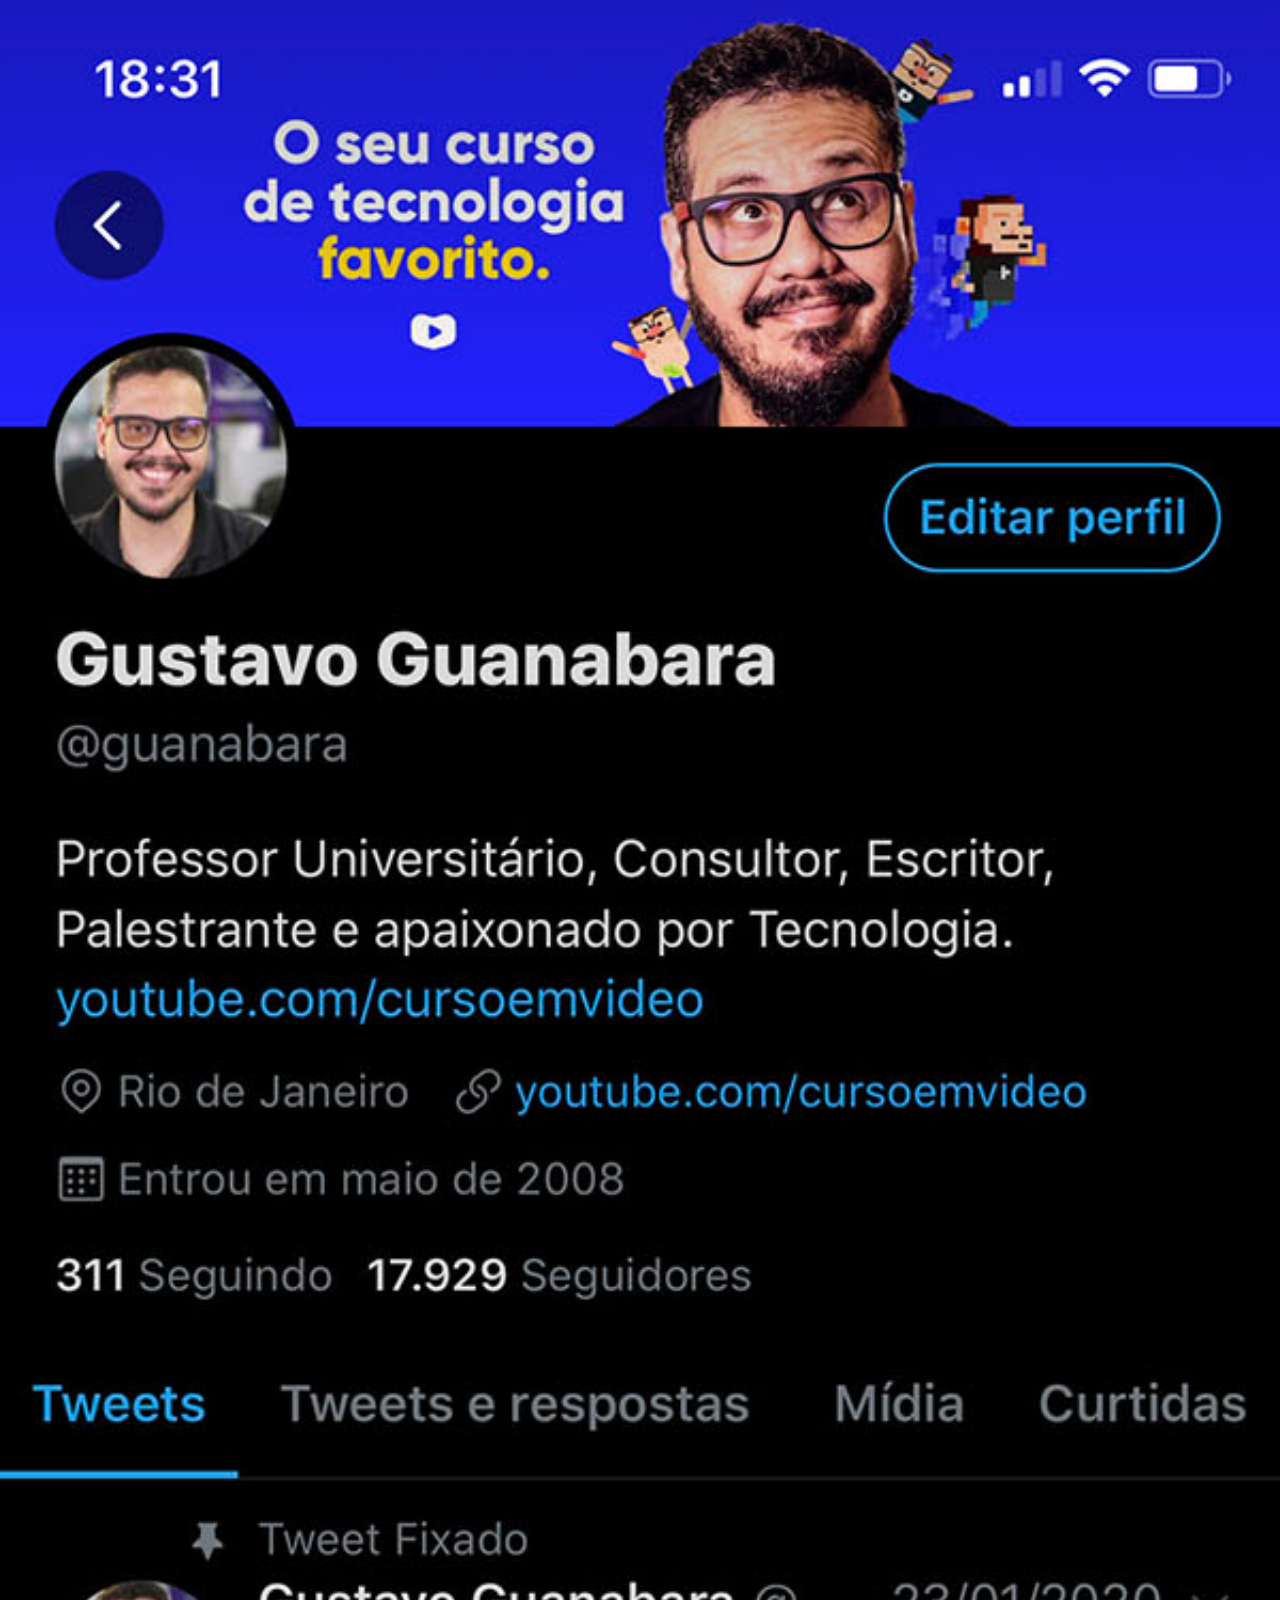
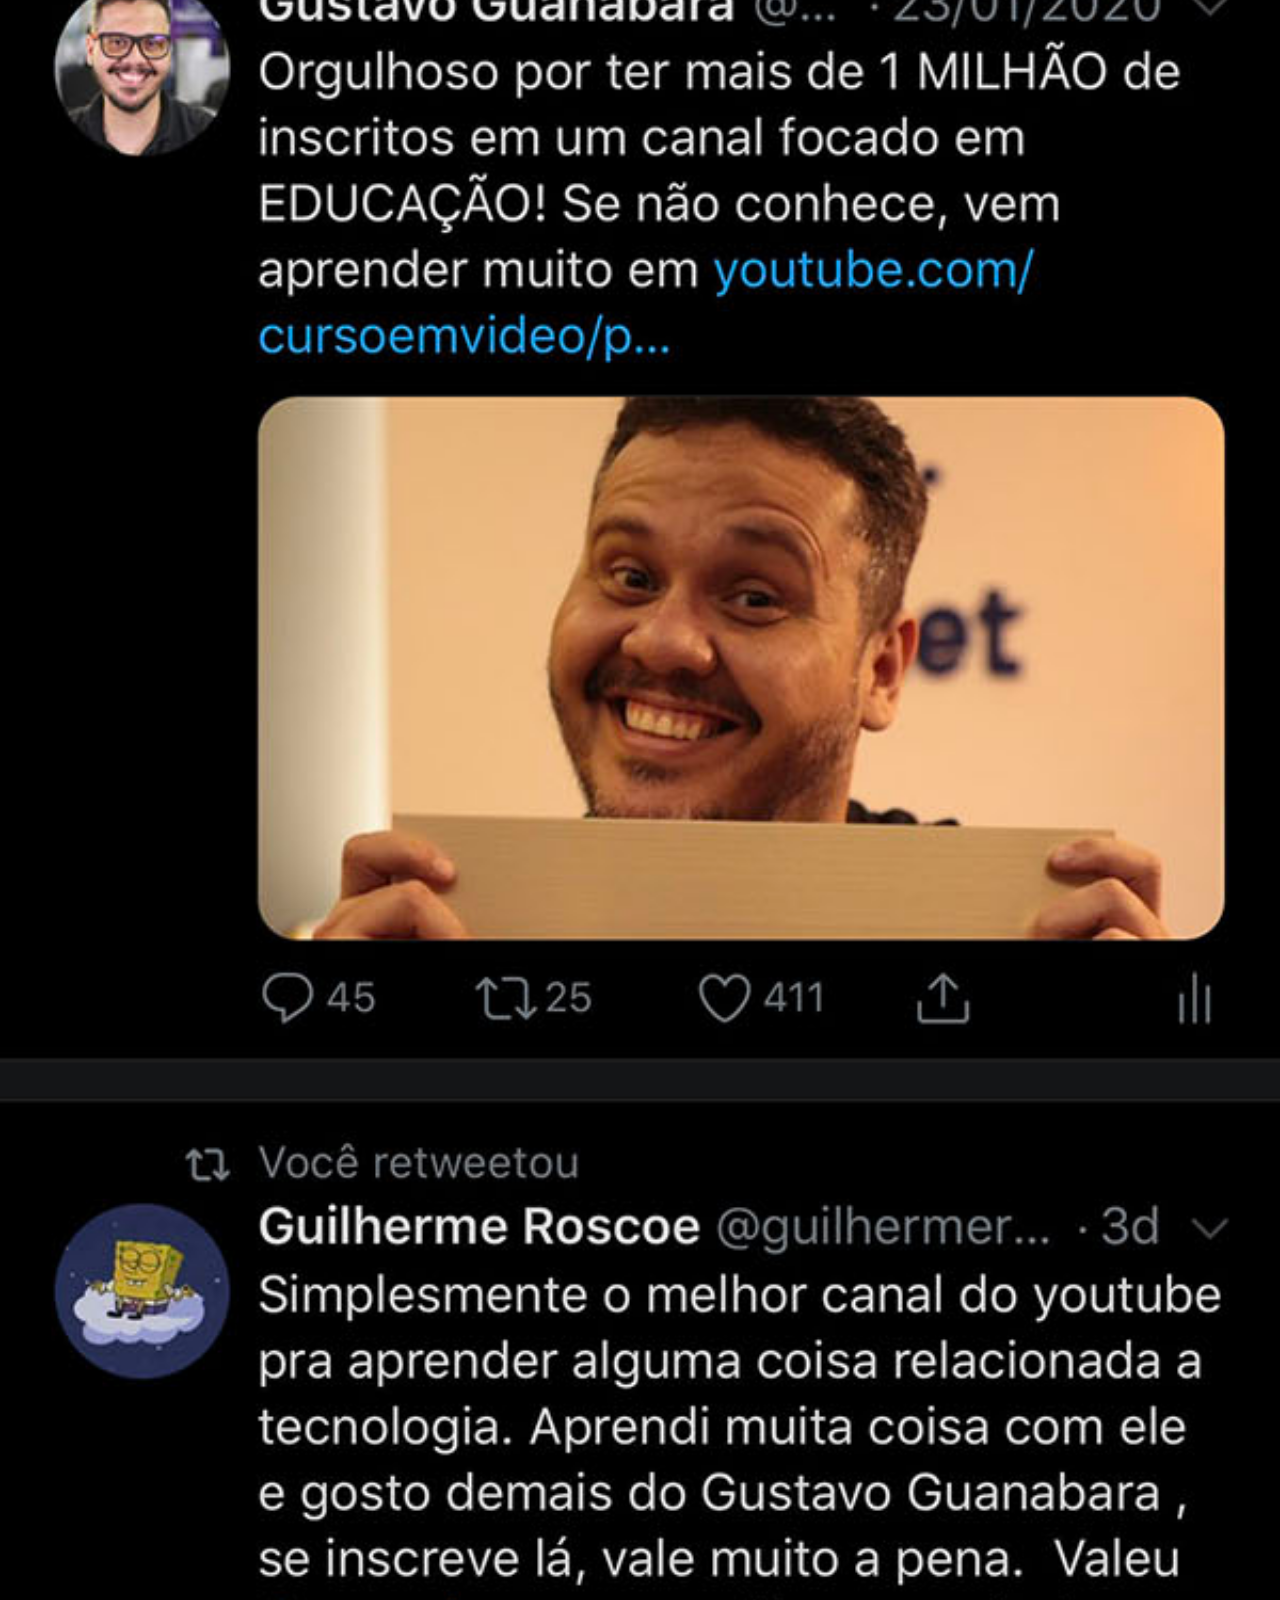
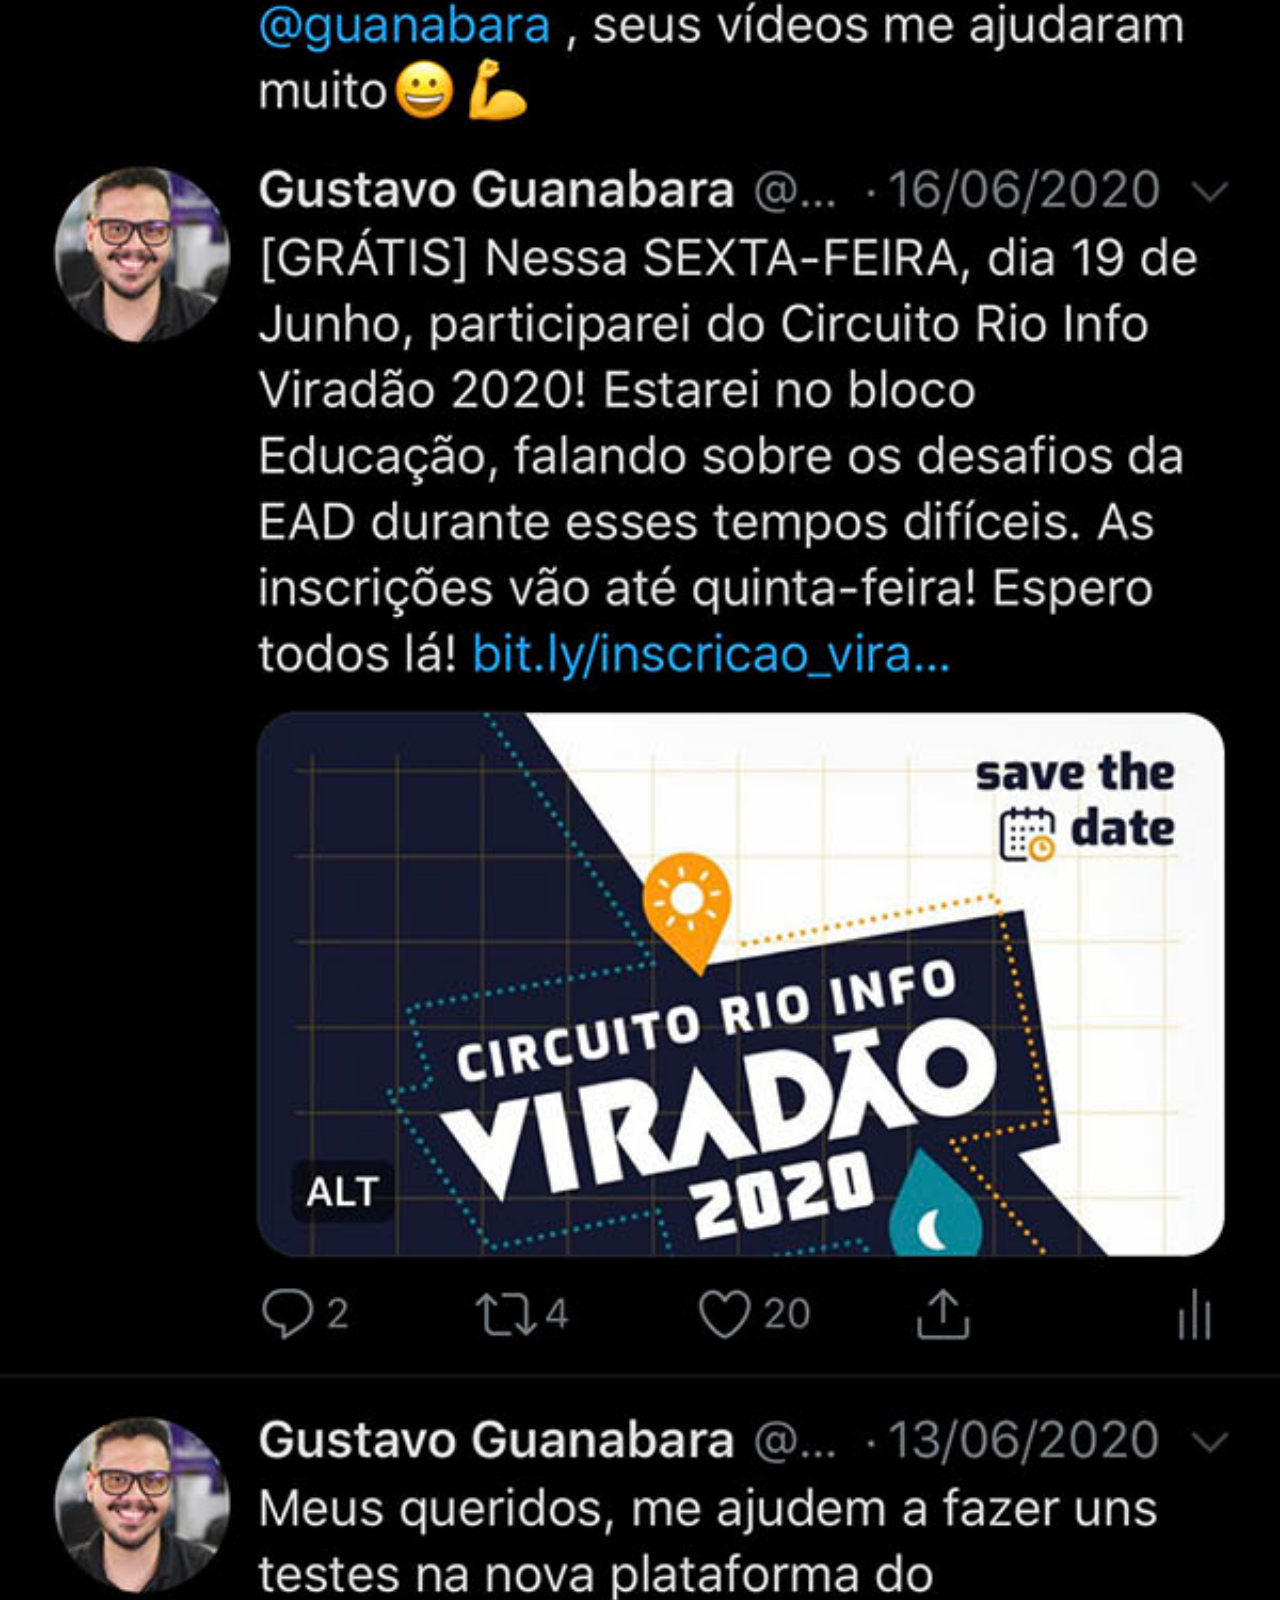
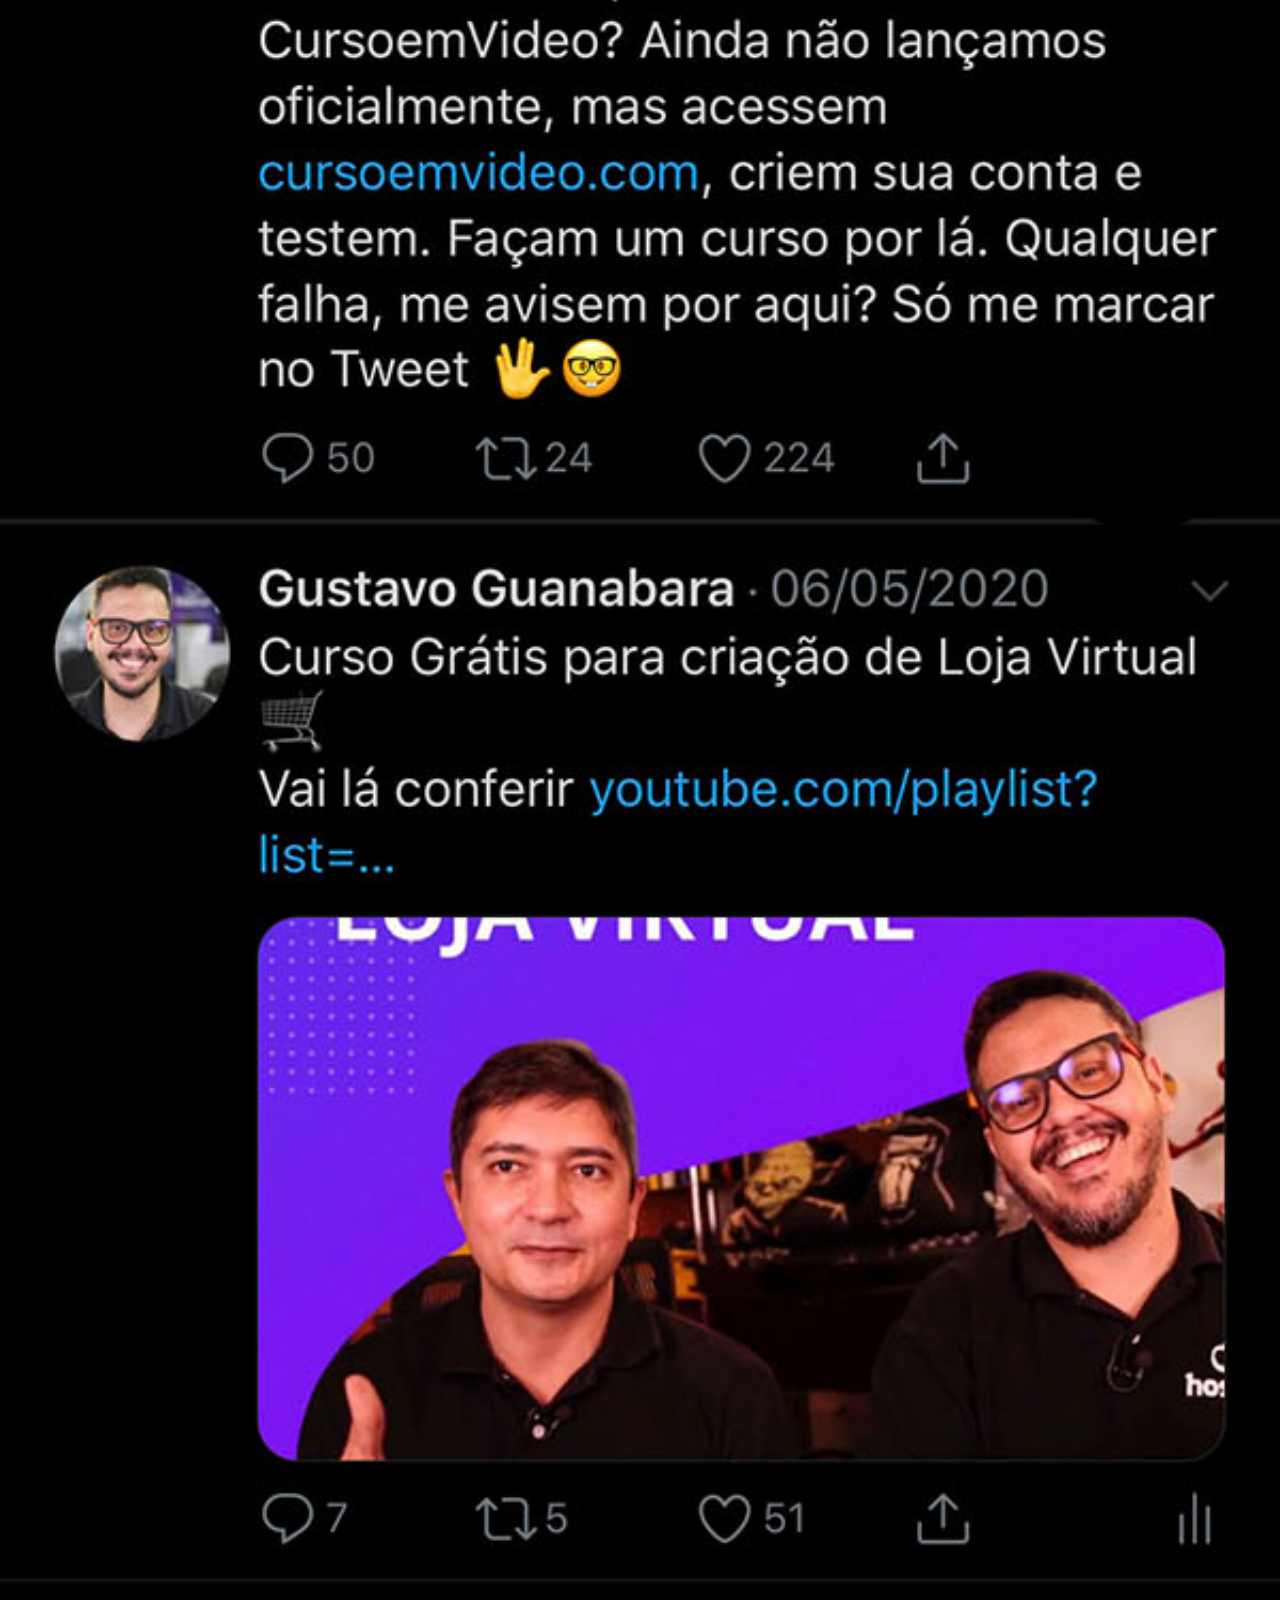
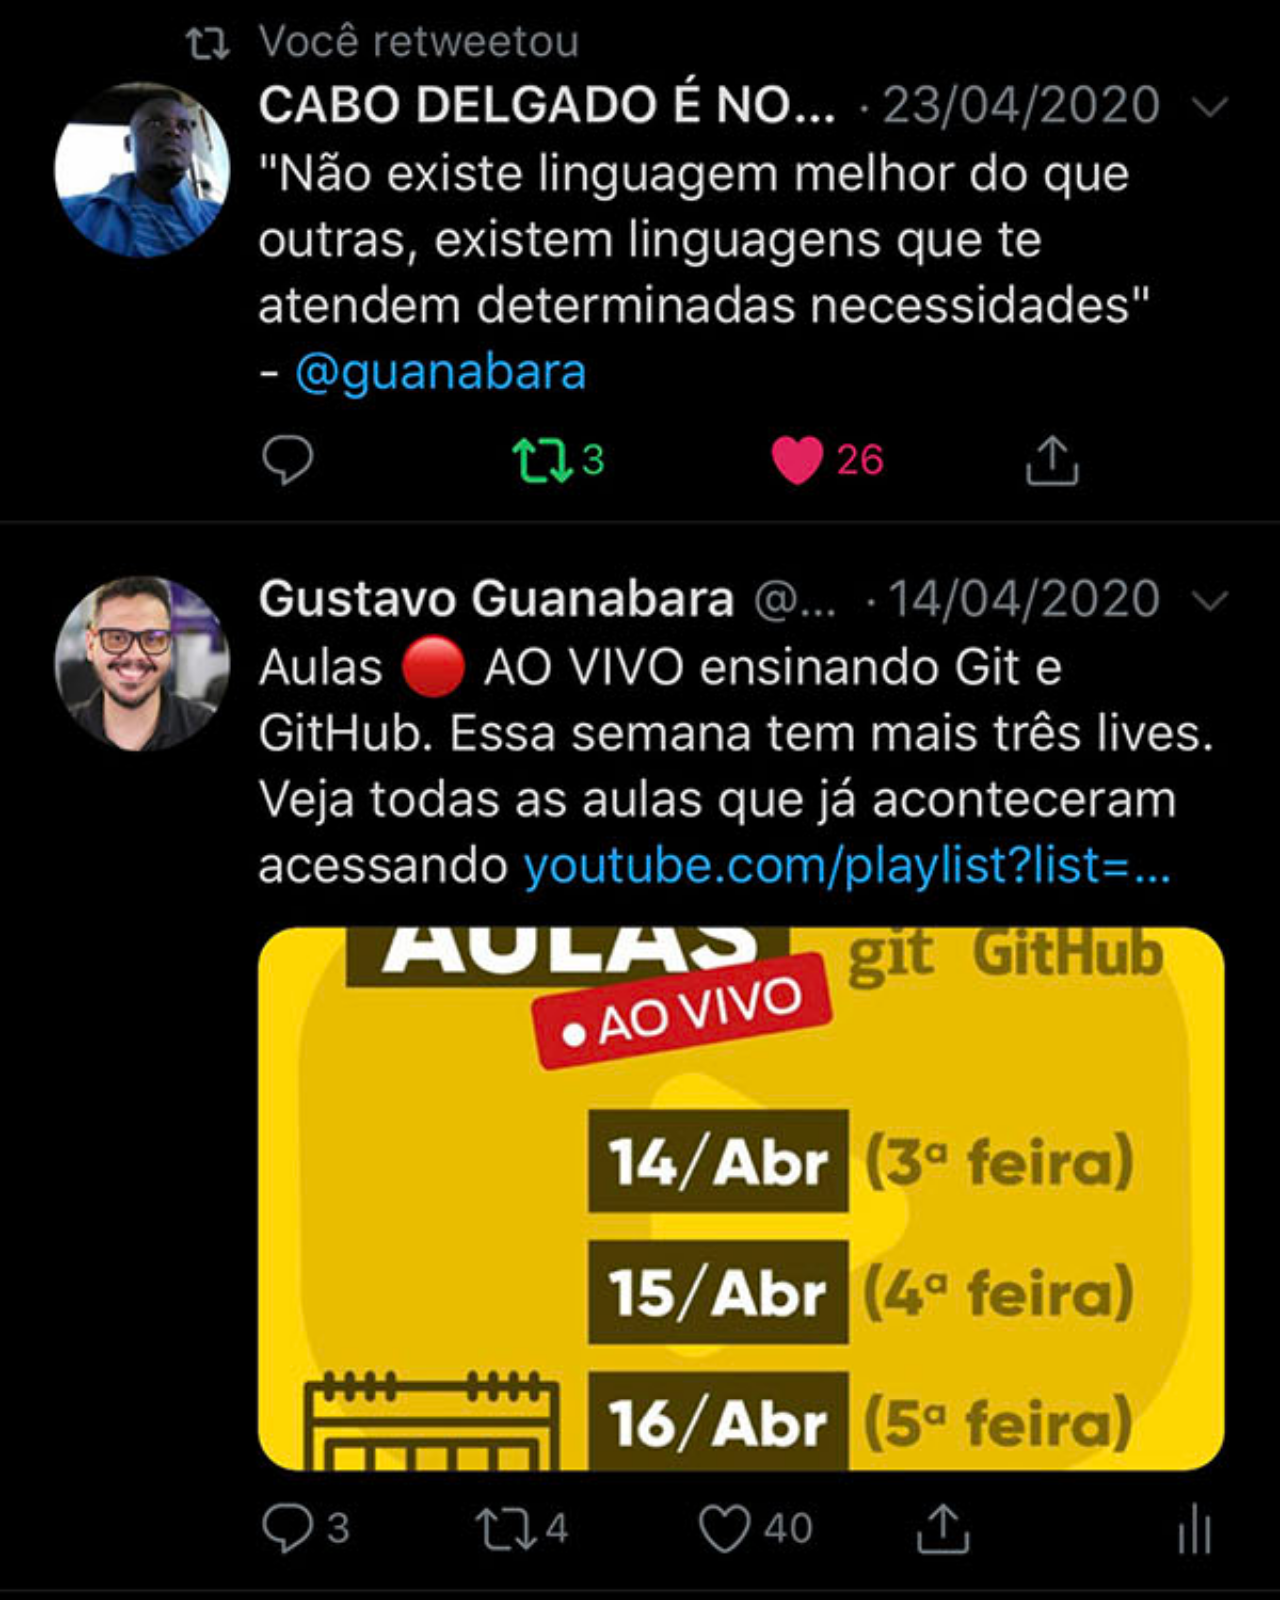
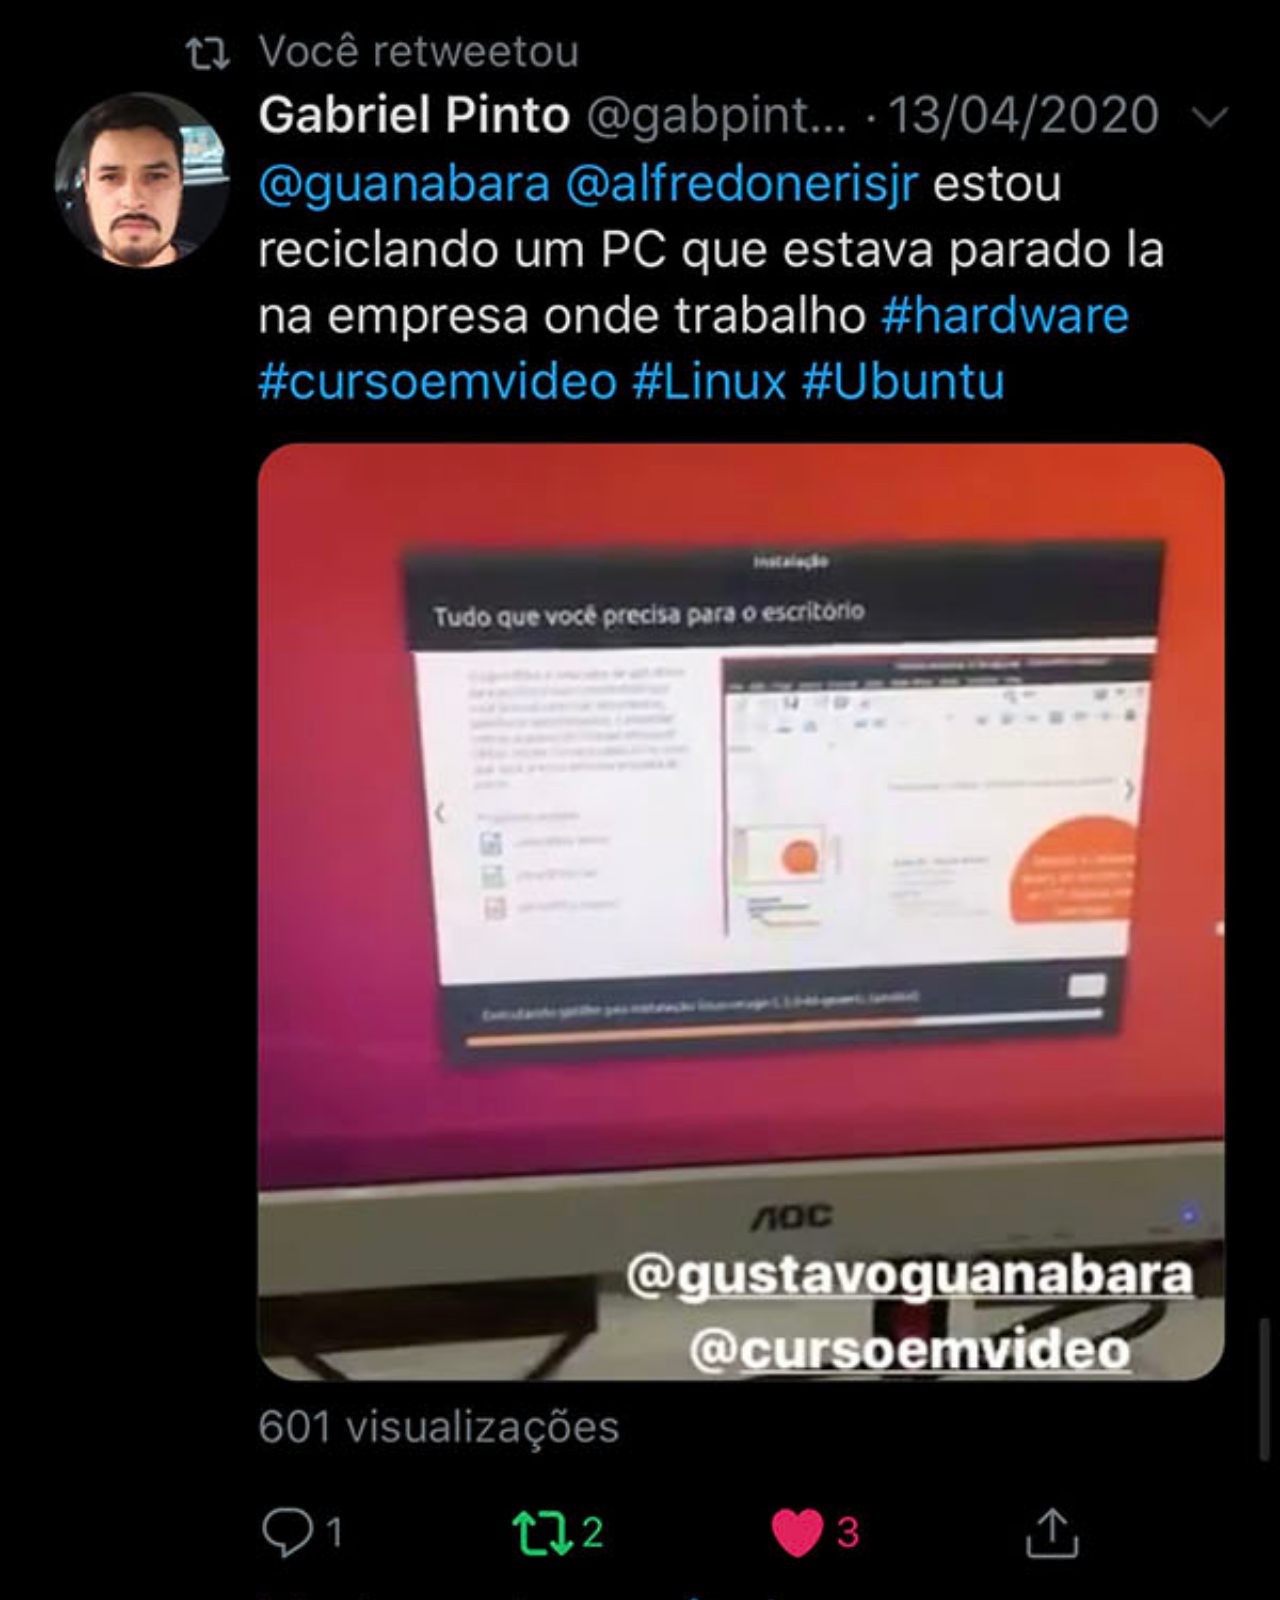
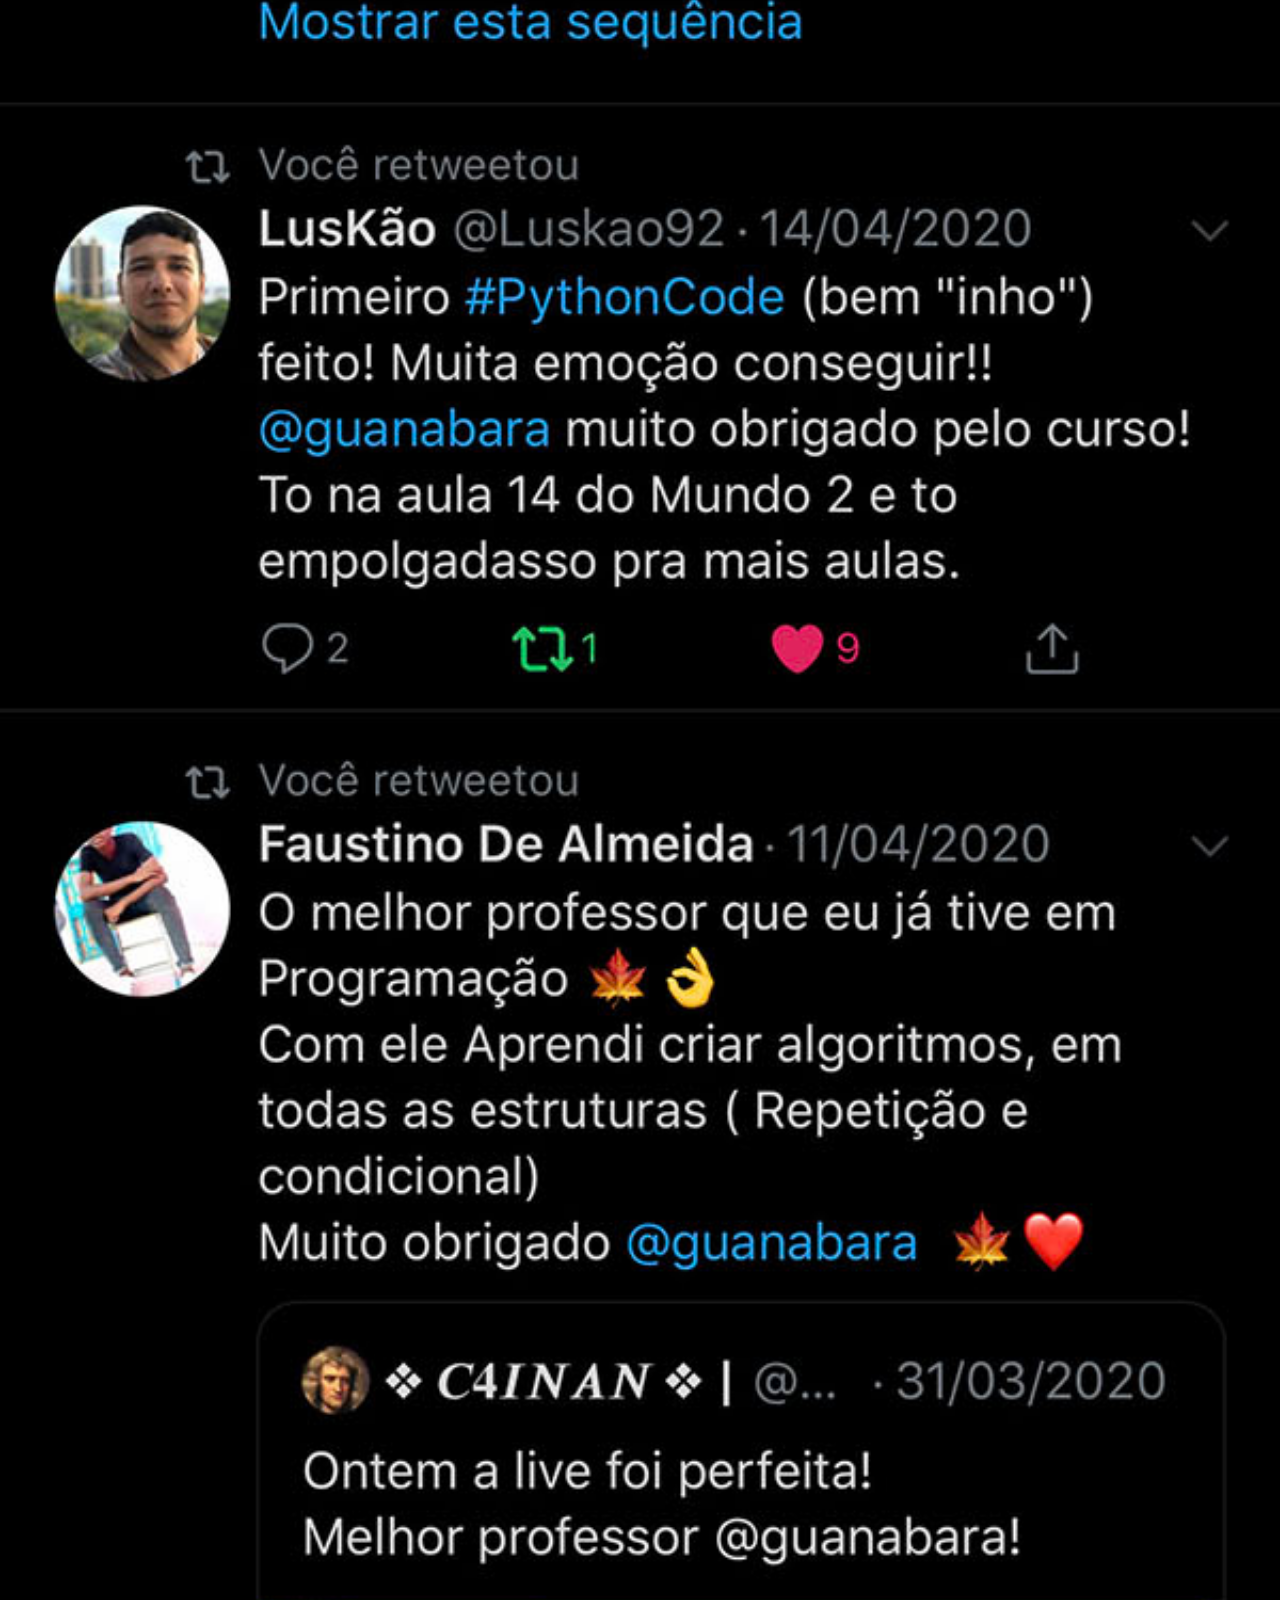
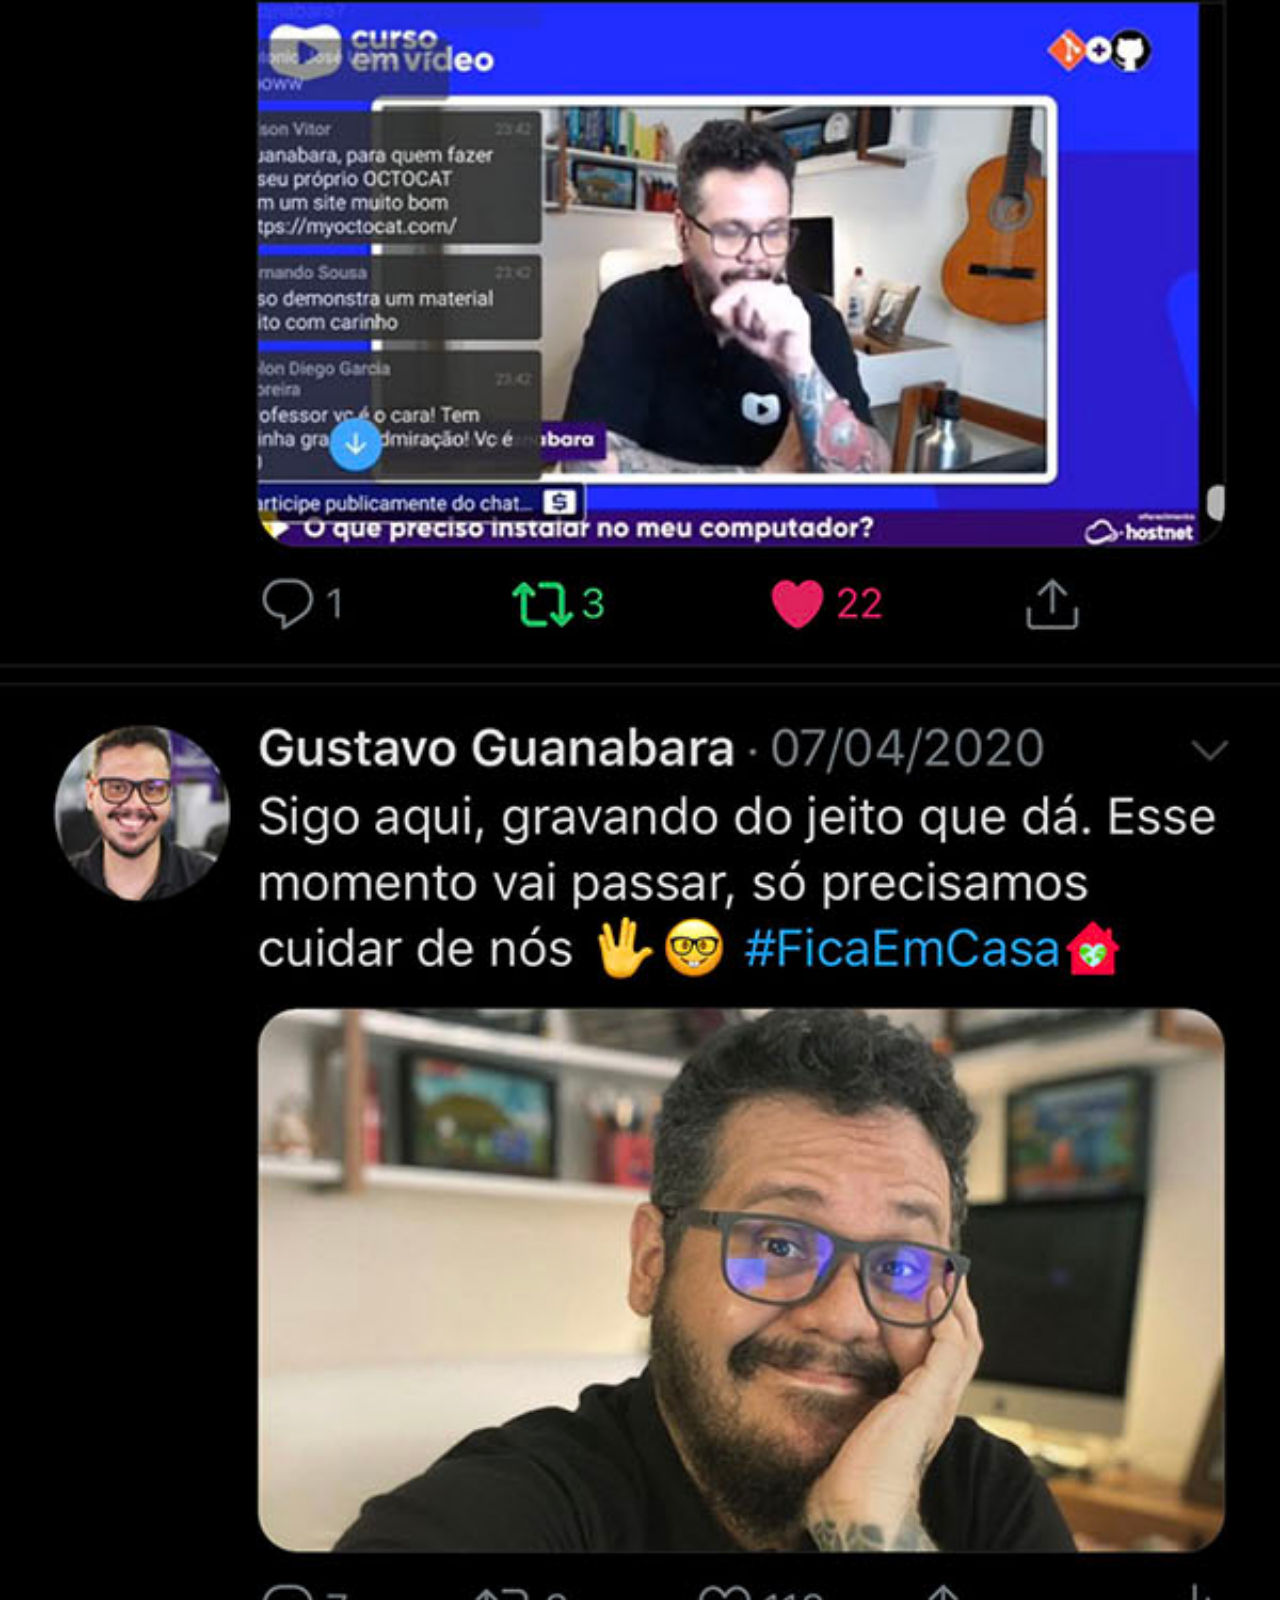
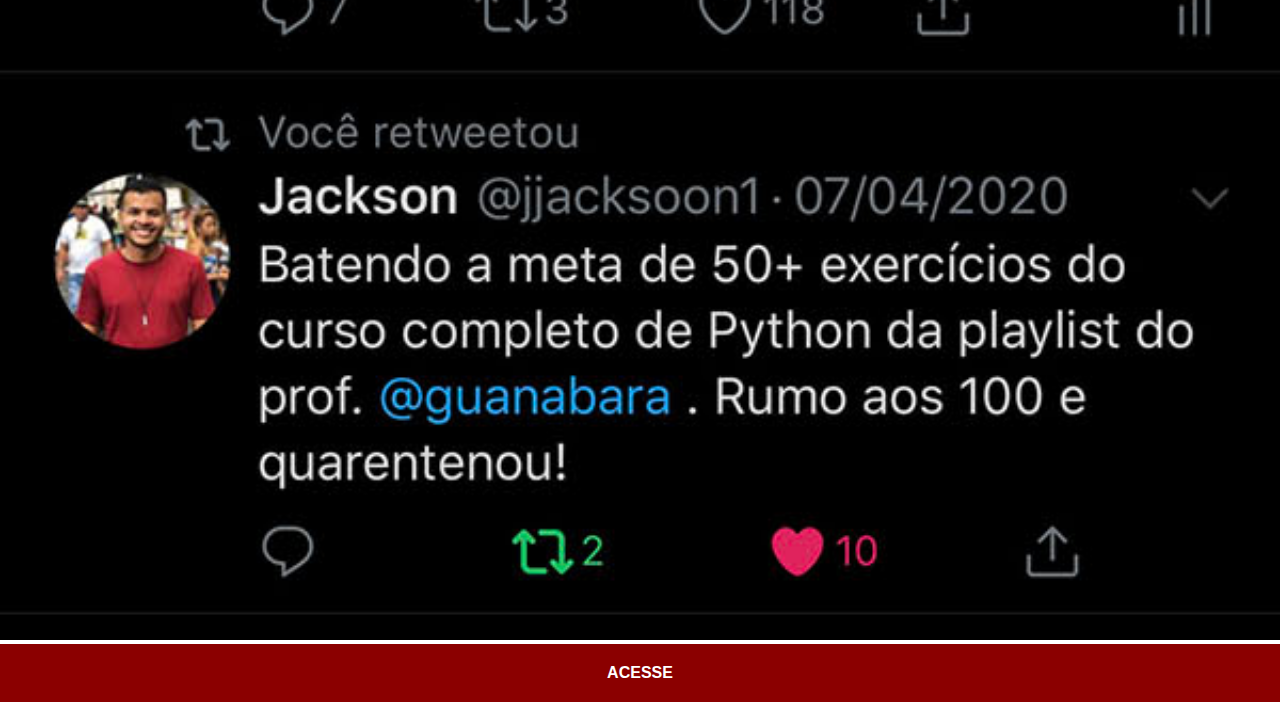
<file: twitter.html>
<!DOCTYPE html>
<html lang="en">
<head>
    <meta charset="UTF-8">
    <meta name="viewport" content="width=device-width, initial-scale=1.0">
    <title>twitter</title>
    <link rel="stylesheet" href="social.css">
</head>
<body>
    <img src="imagens/tela-twitter.jpg" alt="twitter">
    <a href="https://twitter.com/guanabara" target="_blank">ACESSE</a>
</body>
</html>
</file>
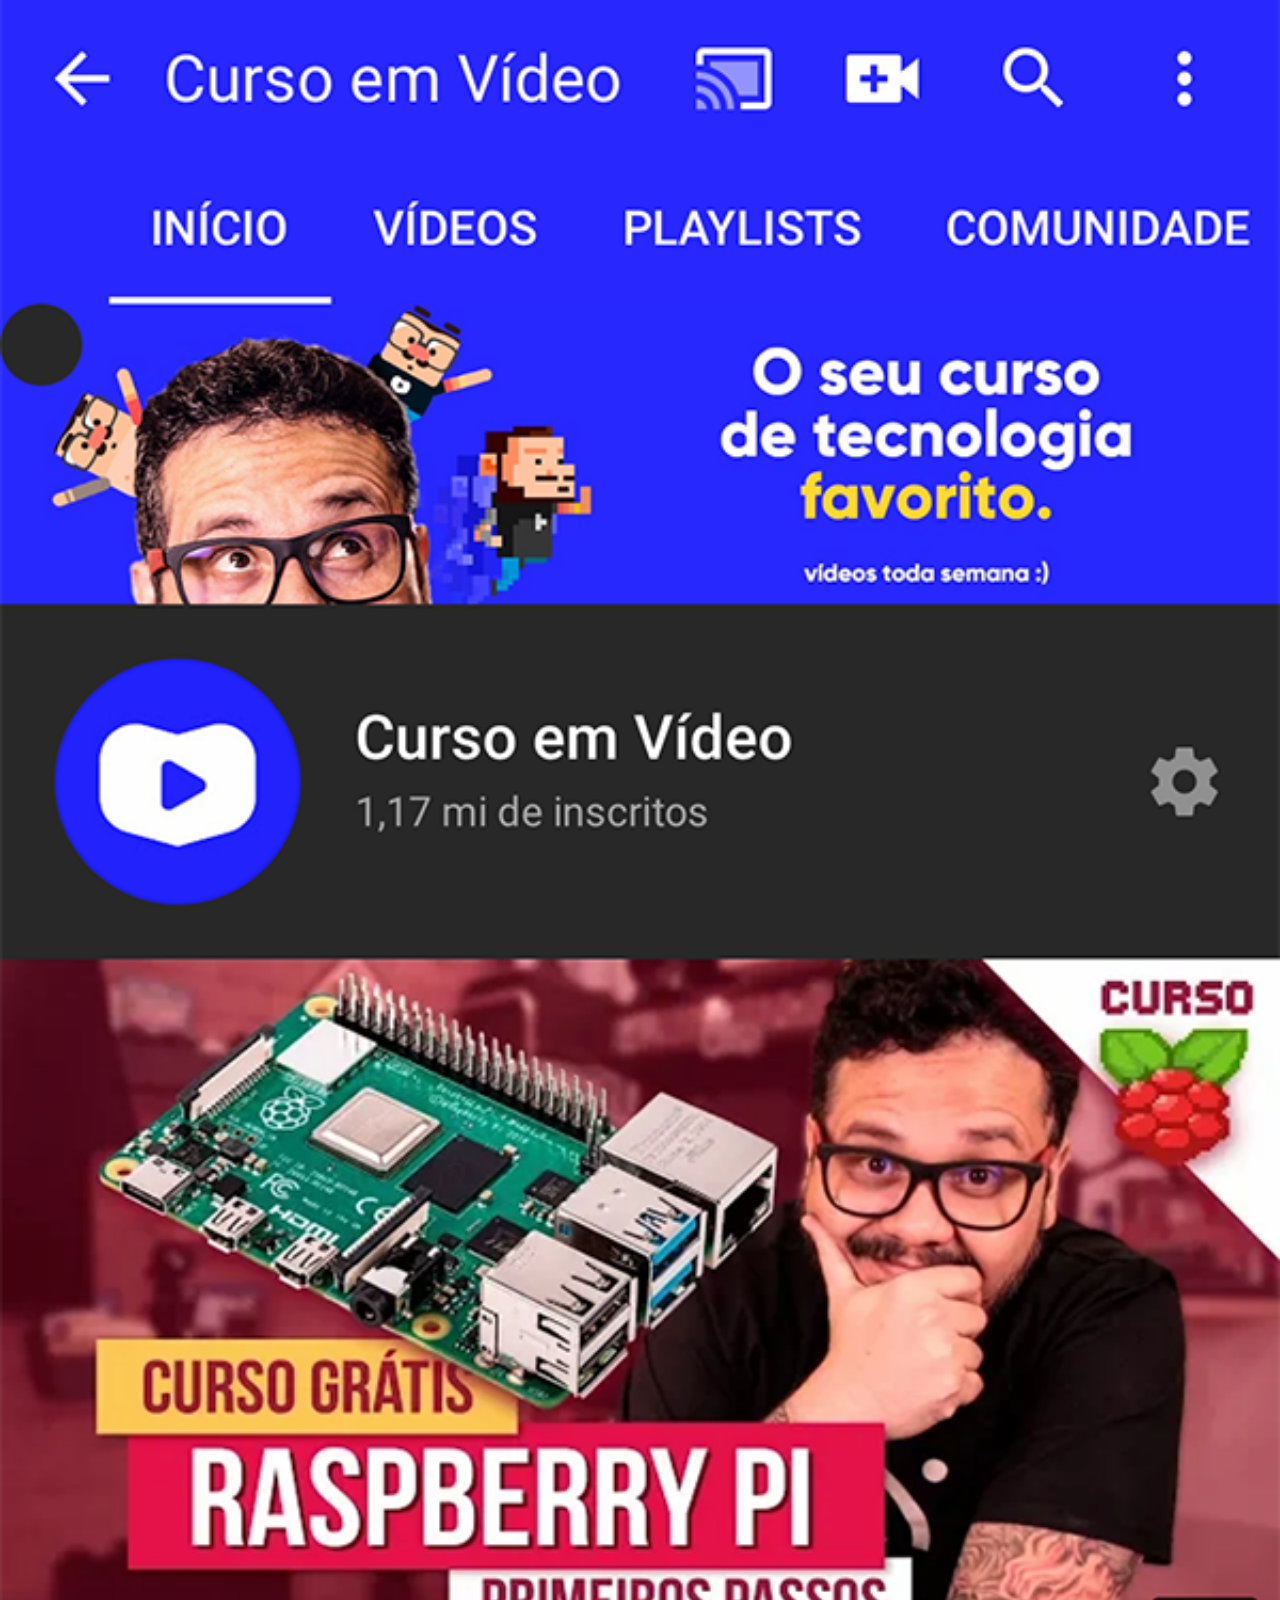
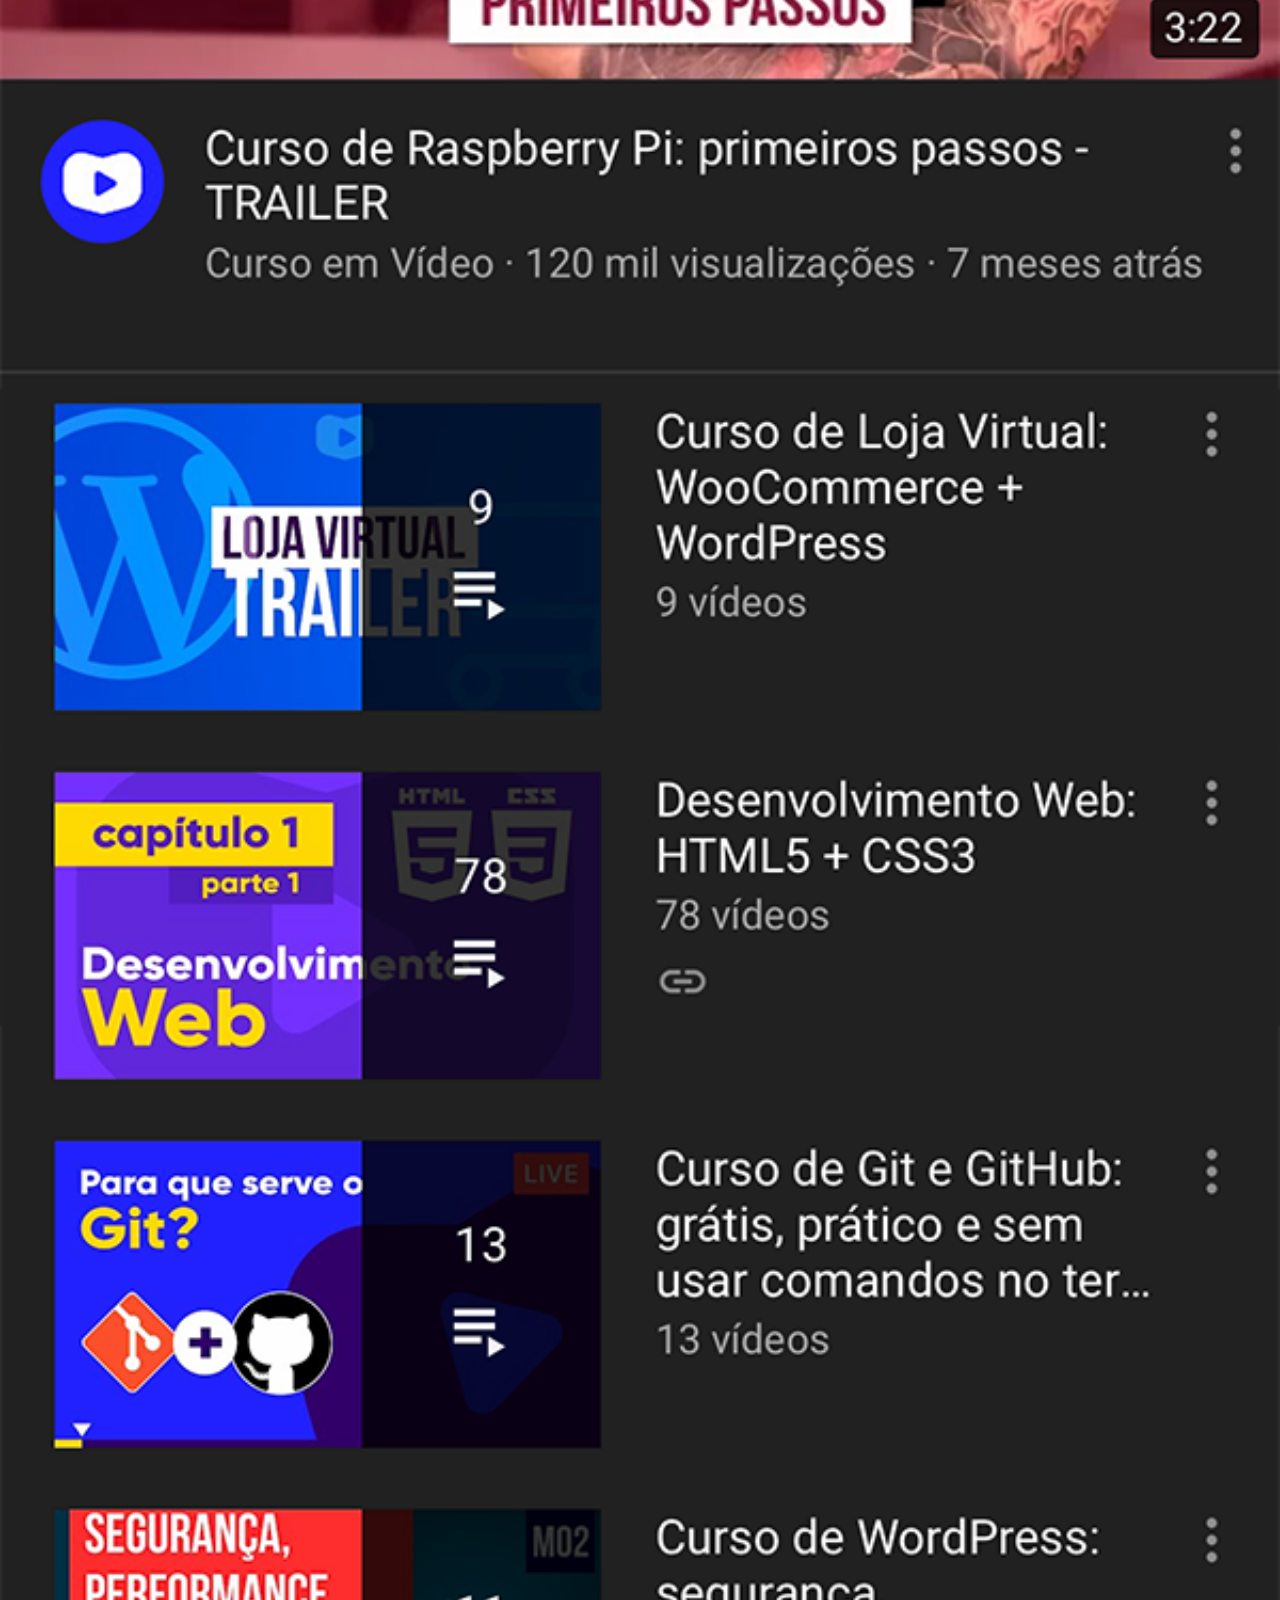
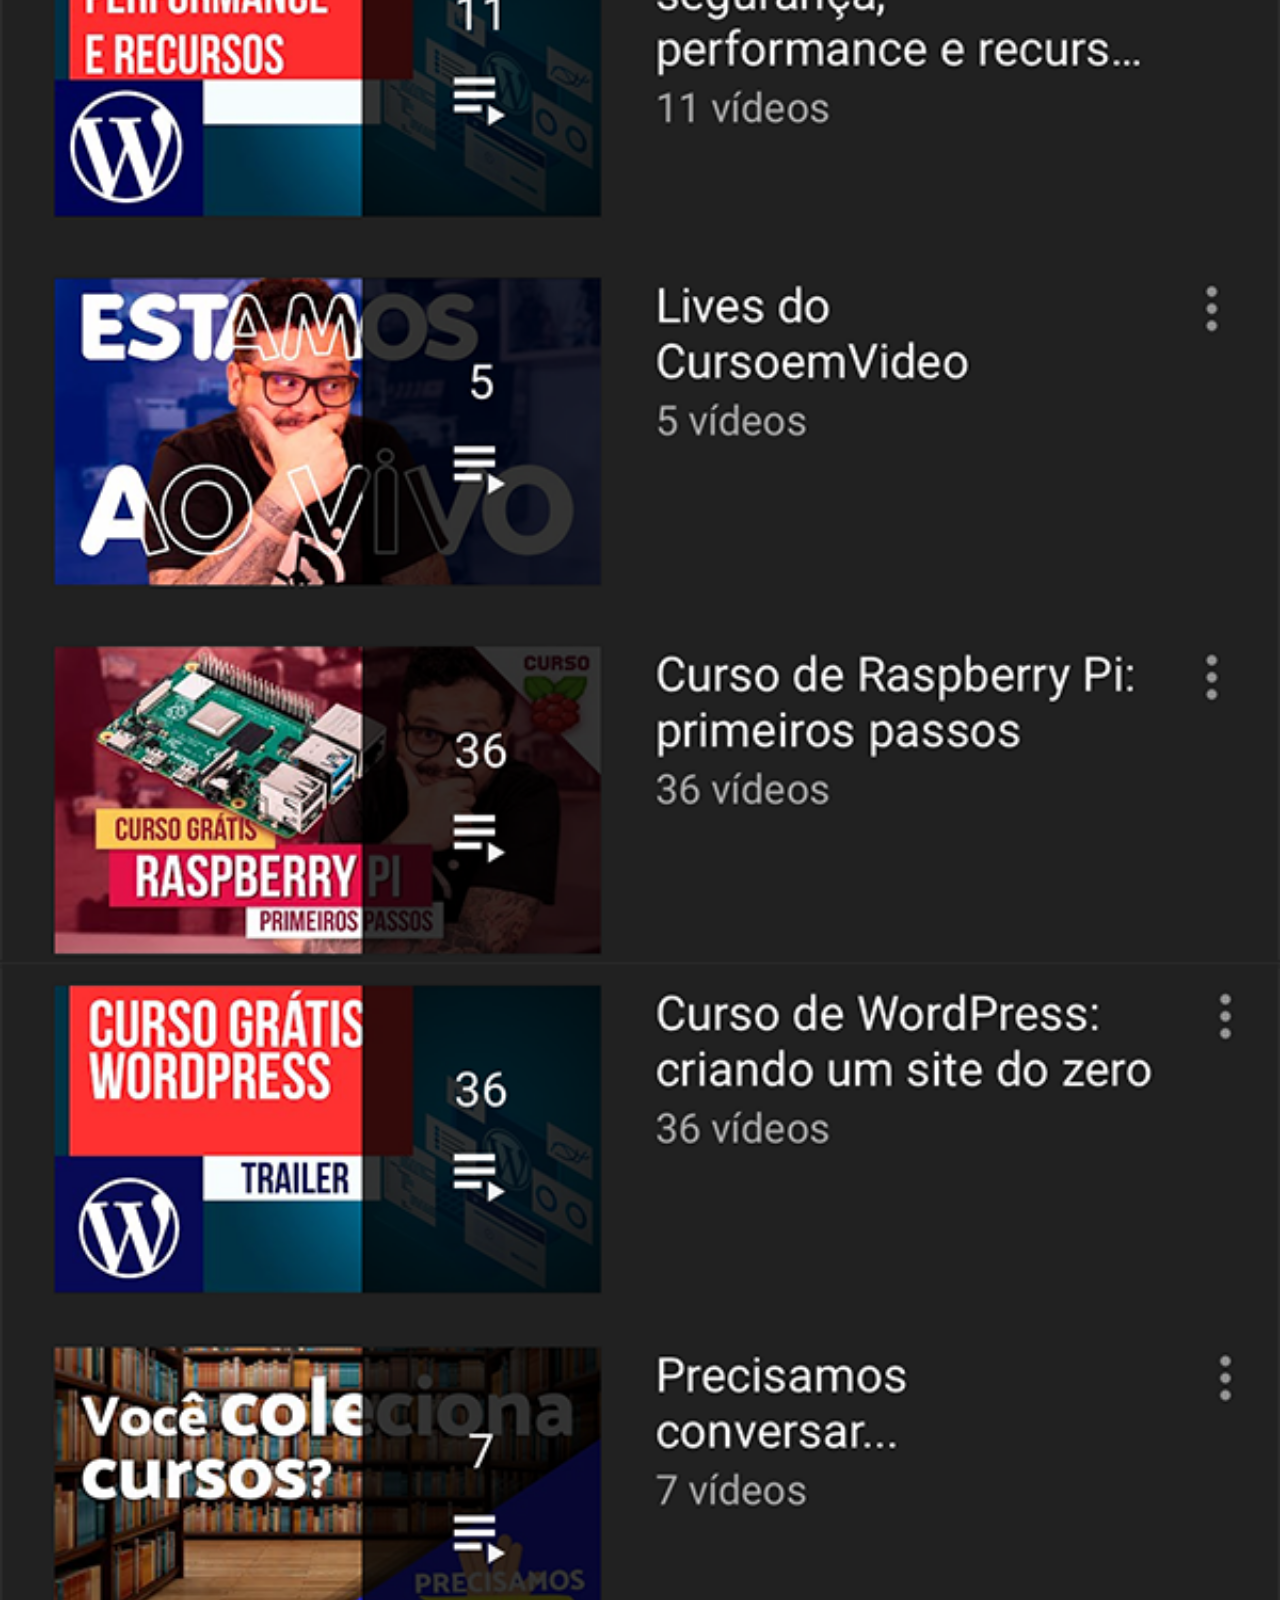
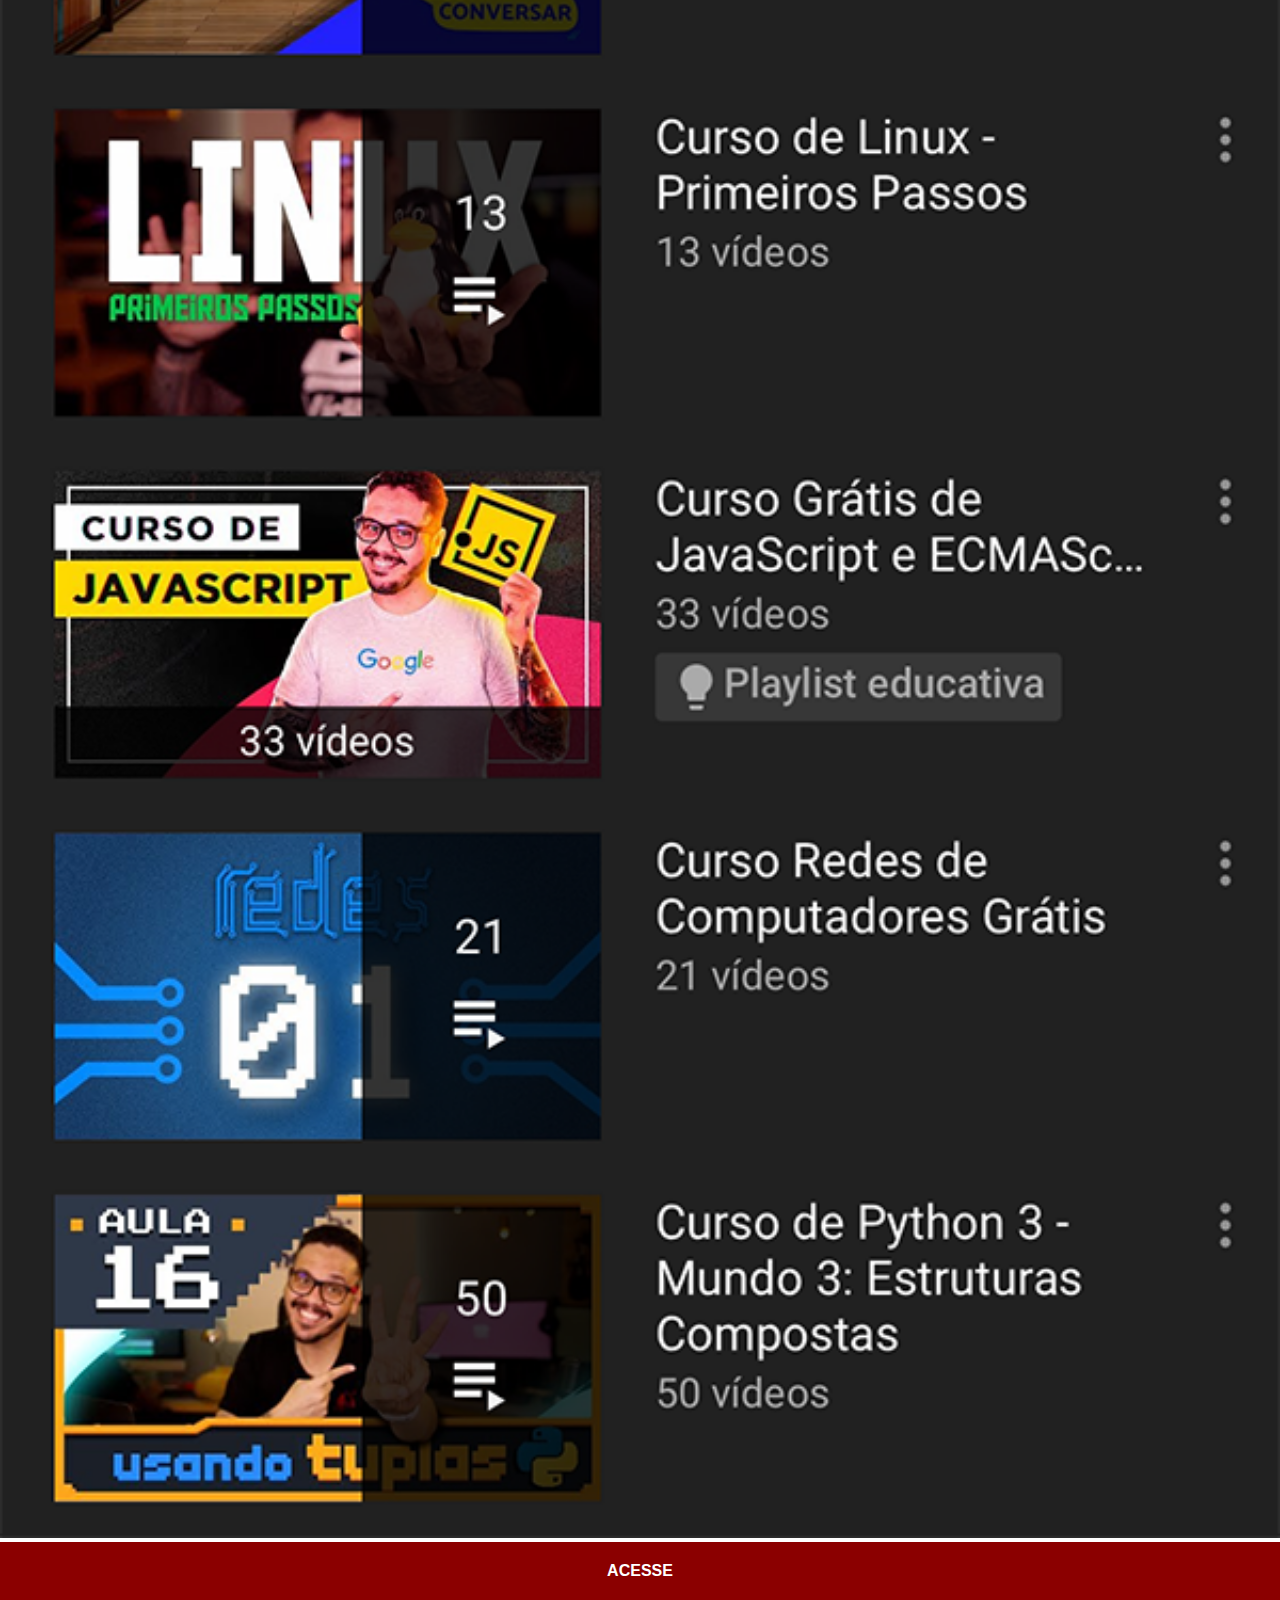
<file: youtube.html>
<!DOCTYPE html>
<html lang="pt-br">
<head>
    <meta charset="UTF-8">
    <meta name="viewport" content="width=device-width, initial-scale=1.0">
    <title>Youtube</title>
    <link rel="stylesheet" href="social.css">
</head>
<body>
    <img src="imagens/tela-youtube.png" alt="Youtube">
    <a href="https://www.youtube.com/c/CursoemV%C3%ADdeo" target="_blank">ACESSE</a>
</body>
</html>
</file>
<file: style.css>
@charset "UTF-8";

*{
    margin: 0;
    padding: 0;
    font-family: Arial, Helvetica, sans-serif;
}

html, body{
    height: 100vh;
    width: 100vw;
    background-color: black;
}

body{
    background: url('imagens/fundo-madeira.jpg') no-repeat top center;
    background-size: cover;
    background-attachment: fixed;
}

main{
    position: relative;
    height: 100vh;
}

section#telefone{
    position: absolute;
    top: 50%;
    left: 50%;
    transform: translate(-50%, -50%);
    
    height: 627px;
    width: 311px;
    background: url('imagens/frame-iphone.png') no-repeat;
}

iframe#tela{
    position: relative;
    top: 80px;
    left: 22px;
    width: 267px;
    height: 471px;
}

section#redes-sociais{
    text-align: right;
}

section#redes-sociais img{
    width: 50px;
    margin: 10px;
    border-radius: 50%;
    box-shadow: 2px 2px 5px rgba(0, 0, 0, 0.432);
    box-sizing: border-box;
}

section#redes-sociais img:hover{
    border: 2px solid rgba(255, 255, 255, 0.637);
    transform: translate(-3px, 3px);
    box-shadow: 5px 5px 10px rgba(0, 0, 0, 0.623) ;
    transition: transform 0.2s, border 0.1s;
}
</file>
<file: social.css>
@charset "UTF-8";


*{
    margin: 0;
    padding: 0;
    font-family: Arial, Helvetica, sans-serif;
}

::-webkit-scrollbar{
    width: 0px;
    height: 0px;
}

img{
    width: 100vw;
}

a{
    display: block;
    background-color: darkred;
    color: white;
    padding: 20px;
    text-align: center;
    font-weight: bolder;
    text-decoration: none;
}

a:hover{
    background-color: red;
}
</file>
